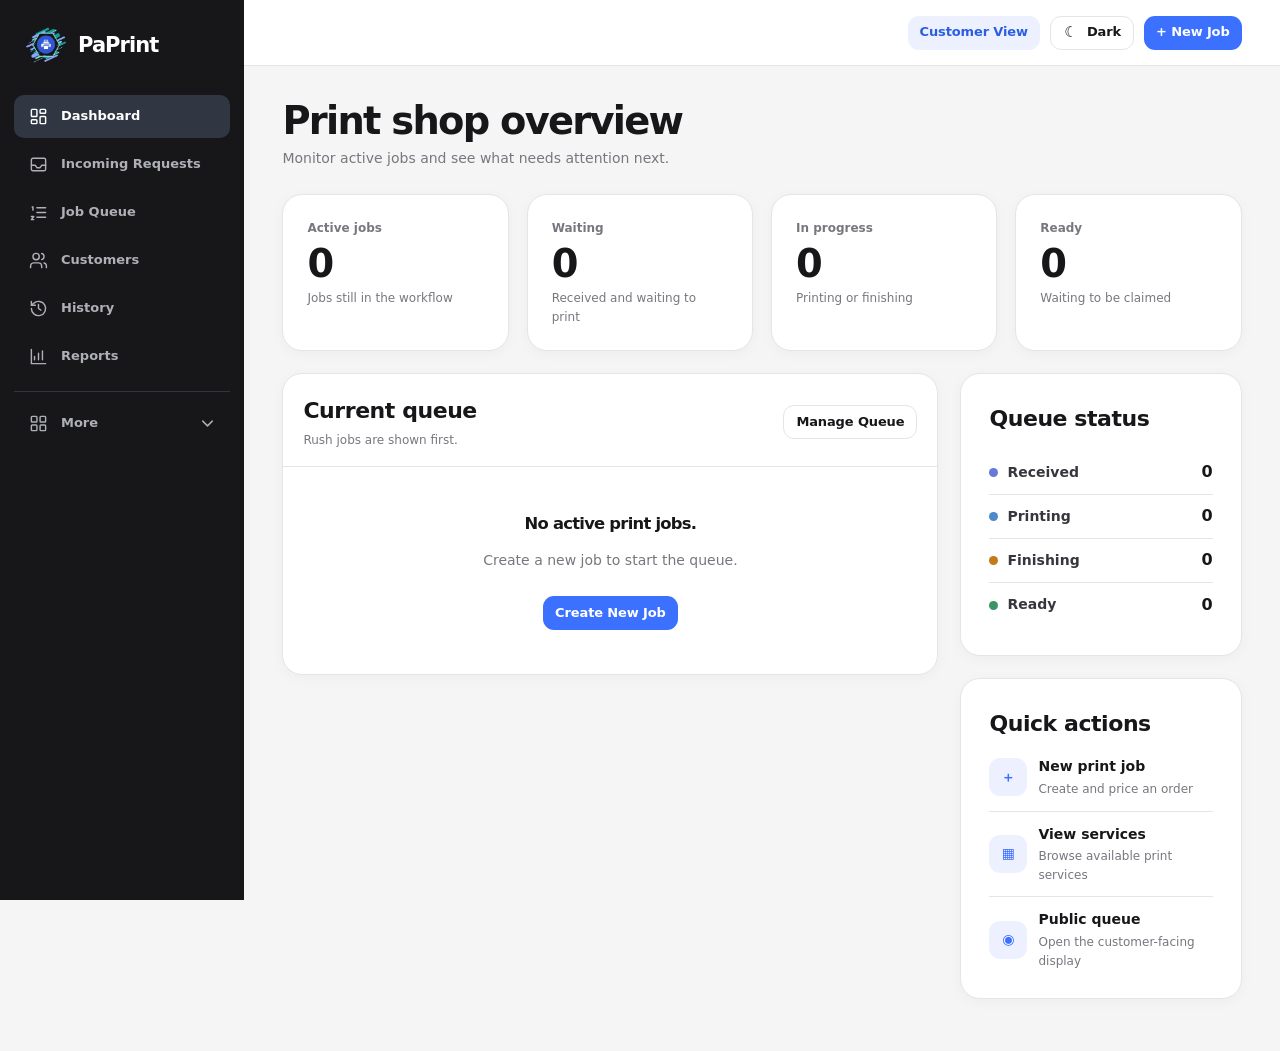
<file: index.html>
<!doctype html>
<html lang="en">
<head>
  <meta charset="utf-8">
  <meta name="viewport" content="width=device-width, initial-scale=1">
  <title>Dashboard • PaPrint</title>
  <link rel="stylesheet" href="assets/css/app.css">
  <link rel="stylesheet" href="assets/css/pages/dashboard.css">
</head>
<body>
  <div class="shell">
    <aside id="sidebar"></aside>

    <main class="main">
      <header id="topbar"></header>

      <section class="page">
        <header class="page-heading dashboard-heading">
          <div>
            <h1>Print shop overview</h1>
            <p>Monitor active jobs and see what needs attention next.</p>
          </div>
        </header>

        <section class="grid grid-4 dashboard-metrics" aria-label="Queue summary">
          <article class="card metric">
            <div class="metric-label">Active jobs</div>
            <div class="metric-value" data-metric-active>0</div>
            <div class="metric-note">Jobs still in the workflow</div>
          </article>

          <article class="card metric">
            <div class="metric-label">Waiting</div>
            <div class="metric-value" data-metric-received>0</div>
            <div class="metric-note">Received and waiting to print</div>
          </article>

          <article class="card metric">
            <div class="metric-label">In progress</div>
            <div class="metric-value" data-metric-progress>0</div>
            <div class="metric-note">Printing or finishing</div>
          </article>

          <article class="card metric">
            <div class="metric-label">Ready</div>
            <div class="metric-value" data-metric-ready>0</div>
            <div class="metric-note">Waiting to be claimed</div>
          </article>
        </section>

        <section class="dashboard-layout">
          <section class="card dashboard-queue-card">
            <div class="section-heading dashboard-section-heading">
              <div>
                <h2>Current queue</h2>
                <p class="helper">Rush jobs are shown first.</p>
              </div>
              <a class="btn btn-neutral btn-sm" href="queue.html">Manage Queue</a>
            </div>

            <div class="dashboard-queue-list" data-dashboard-queue></div>
          </section>

          <aside class="dashboard-side">
            <section class="card card-pad">
              <div class="section-heading">
                <h2>Queue status</h2>
              </div>

              <div class="status-summary">
                <div class="status-summary-row">
                  <span><span class="status-dot status-dot-received"></span>Received</span>
                  <strong data-status-received>0</strong>
                </div>
                <div class="status-summary-row">
                  <span><span class="status-dot status-dot-printing"></span>Printing</span>
                  <strong data-status-printing>0</strong>
                </div>
                <div class="status-summary-row">
                  <span><span class="status-dot status-dot-finishing"></span>Finishing</span>
                  <strong data-status-finishing>0</strong>
                </div>
                <div class="status-summary-row">
                  <span><span class="status-dot status-dot-ready"></span>Ready</span>
                  <strong data-status-ready>0</strong>
                </div>
              </div>
            </section>

            <section class="card card-pad quick-actions">
              <div class="section-heading">
                <h2>Quick actions</h2>
              </div>
              <a class="quick-action" href="new-job.html">
                <span class="quick-action-icon">＋</span>
                <span><strong>New print job</strong><small>Create and price an order</small></span>
              </a>
              <a class="quick-action" href="services.html">
                <span class="quick-action-icon">▦</span>
                <span><strong>View services</strong><small>Browse available print services</small></span>
              </a>
              <a class="quick-action" href="public-queue.html">
                <span class="quick-action-icon">◉</span>
                <span><strong>Public queue</strong><small>Open the customer-facing display</small></span>
              </a>
            </section>
          </aside>
        </section>
      </section>
    </main>
  </div>

  <script src="assets/js/core.js"></script>
  <script src="assets/js/storage.js"></script>
  <script src="assets/js/pricing.js"></script>
  <script src="assets/js/ui.js"></script>
  <script src="assets/js/pages/dashboard.js"></script>
</body>
</html>
</file>
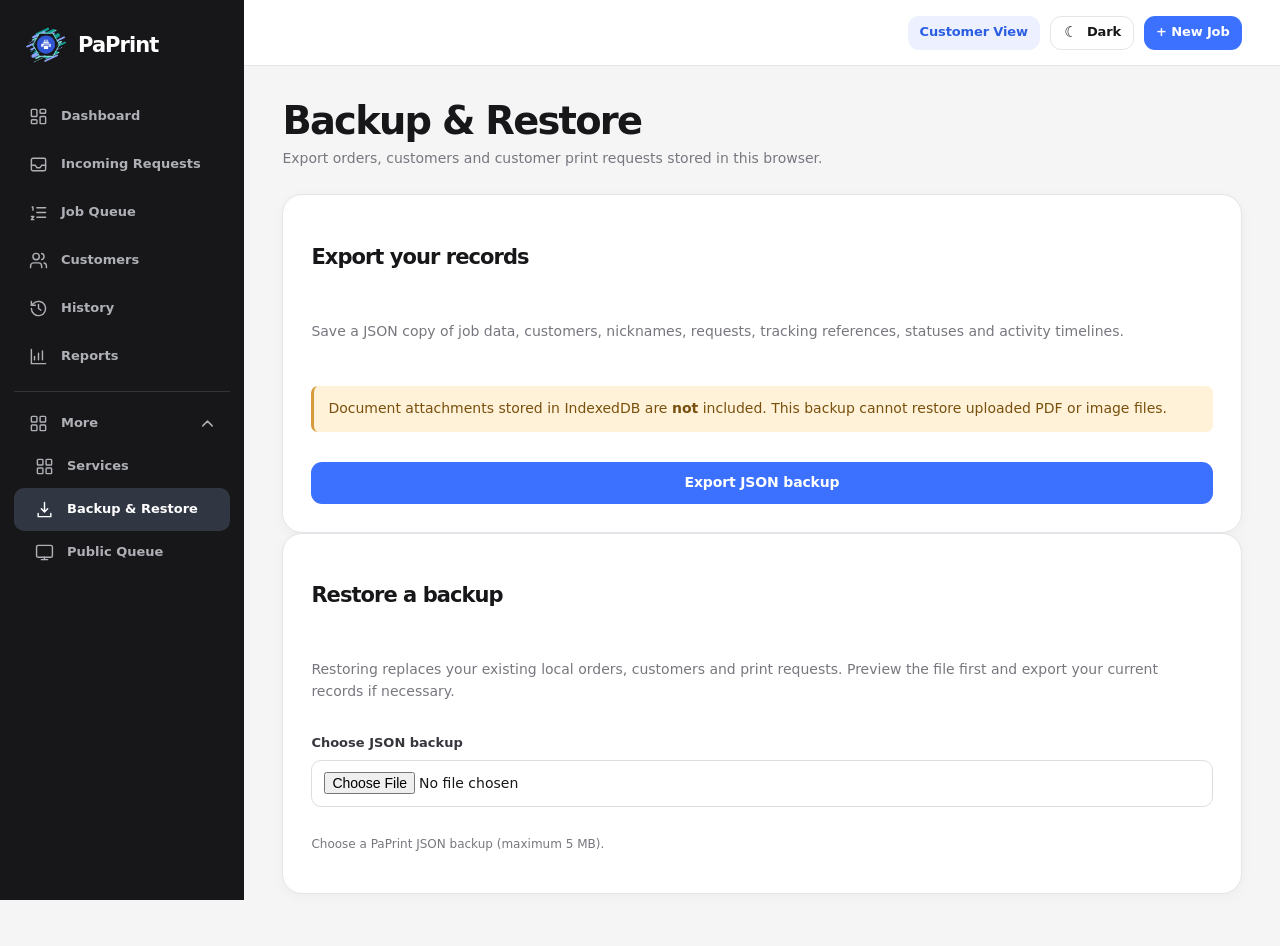
<file: backup.html>
<!doctype html>
<html lang="en">
<head>
    <meta charset="utf-8">
    <meta name="viewport" content="width=device-width, initial-scale=1">

    <title>Backup &amp; Restore • PaPrint</title>

    <link rel="stylesheet" href="assets/css/app.css">
    <link rel="stylesheet" href="assets/css/pages/backup.css">
</head>
<body>
    <div class="shell">
        <aside id="sidebar"></aside>

        <main class="main">
            <header id="topbar"></header>

            <section class="page">
                <header class="page-heading">
                    <h1>Backup &amp; Restore</h1>
                    <p>
                        Export orders, customers and customer print requests
                        stored in this browser.
                    </p>
                </header>

                <section class="card card-pad backup-section">
                    <h2>Export your records</h2>

                    <p class="muted">
                        Save a JSON copy of job data, customers, nicknames,
                        requests, tracking references, statuses and activity
                        timelines.
                    </p>

                    <p class="backup-warning">
                        Document attachments stored in IndexedDB are
                        <strong>not</strong> included. This backup cannot
                        restore uploaded PDF or image files.
                    </p>

                    <button
                        class="btn btn-primary"
                        id="exportBackup"
                        type="button"
                    >
                        Export JSON backup
                    </button>
                </section>

                <section class="card card-pad backup-section">
                    <h2>Restore a backup</h2>

                    <p class="muted">
                        Restoring replaces your existing local orders,
                        customers and print requests. Preview the file first
                        and export your current records if necessary.
                    </p>

                    <div class="field">
                        <label for="restoreFile">
                            Choose JSON backup
                        </label>

                        <input
                            class="input"
                            type="file"
                            id="restoreFile"
                            accept=".json,application/json"
                        >
                    </div>

                    <p
                        class="helper"
                        id="backupMessage"
                        role="status"
                        aria-live="polite"
                    >
                        Choose a PaPrint JSON backup (maximum 5 MB).
                    </p>

                    <section
                        class="backup-preview"
                        id="backupPreview"
                        hidden
                        aria-label="Backup preview"
                    >
                        <div class="backup-preview-heading">
                            <h3>Backup preview</h3>

                            <span
                                class="badge badge-received"
                                id="backupValidity"
                            >
                                Validated
                            </span>
                        </div>

                        <dl class="backup-stats">
                            <div>
                                <dt>Orders</dt>
                                <dd id="backupOrderCount">0</dd>
                            </div>

                            <div>
                                <dt>Customers</dt>
                                <dd id="backupCustomerCount">0</dd>
                            </div>

                            <div>
                                <dt>Print requests</dt>
                                <dd id="backupRequestCount">0</dd>
                            </div>

                            <div>
                                <dt>Walk-in orders</dt>
                                <dd id="backupWalkinCount">0</dd>
                            </div>

                            <div>
                                <dt>Exported</dt>
                                <dd id="backupDate">Not recorded</dd>
                            </div>
                        </dl>

                        <p
                            class="backup-warning"
                            id="legacyBackupWarning"
                            hidden
                        >
                            Legacy version 1 backup: does not contain customer
                            requests. Restoring it will clear currently saved
                            requests.
                        </p>

                        <p class="backup-warning">
                            Restoring will replace existing records. Uploaded
                            documents in IndexedDB are never imported by this
                            JSON backup.
                        </p>

                        <button
                            class="btn btn-danger"
                            id="restoreBackup"
                            type="button"
                        >
                            Restore this backup
                        </button>
                    </section>
                </section>
            </section>
        </main>
    </div>

    <script src="assets/js/core.js"></script>
    <script src="assets/js/storage.js"></script>
    <script src="assets/js/ui.js"></script>
    <script src="assets/js/pages/backup.js"></script>
</body>
</html>
</file>
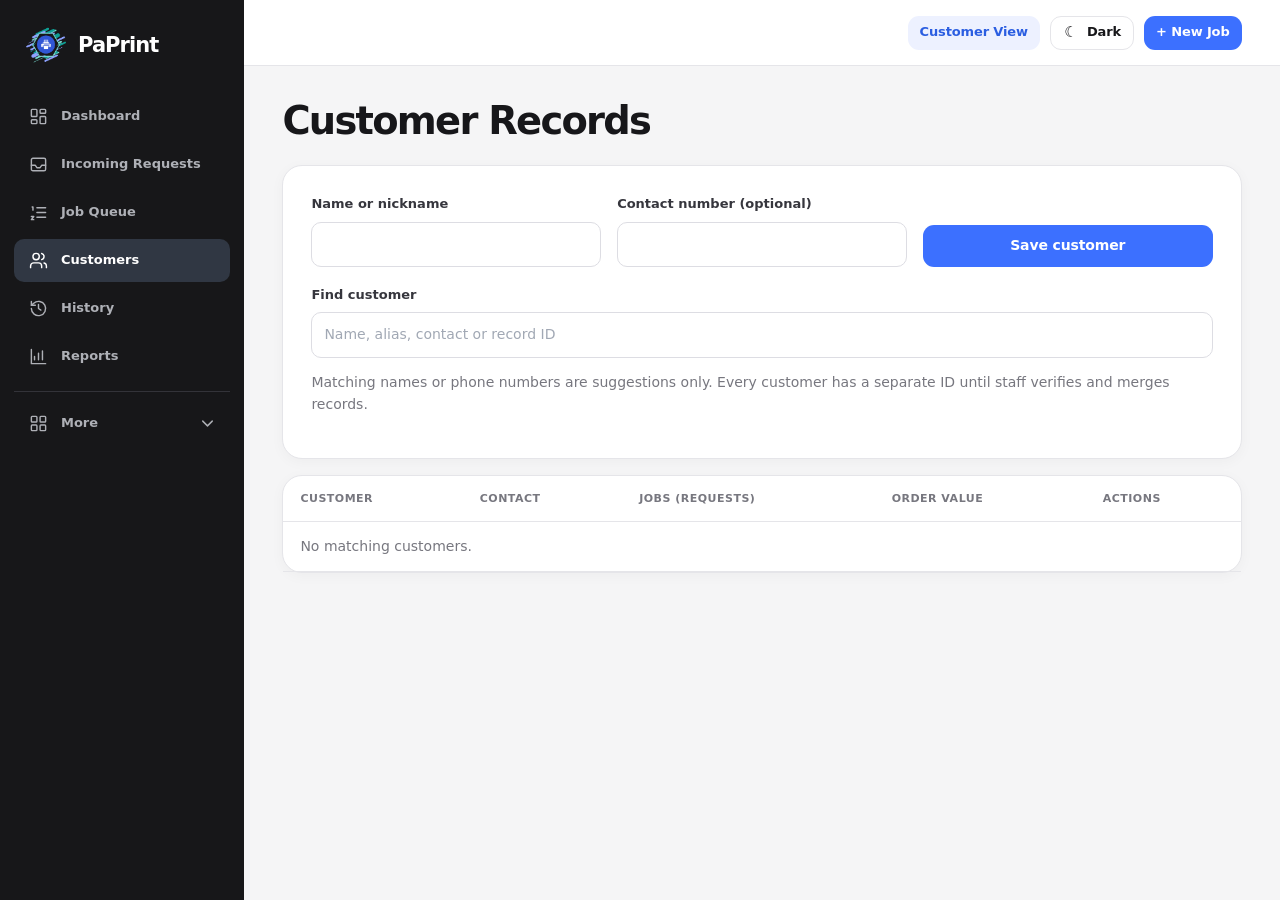
<file: customers.html>
<!doctype html>
<html lang="en">
<head>
  <meta charset="utf-8">
  <meta name="viewport" content="width=device-width,initial-scale=1">
  <title>Customers • PaPrint</title>
  <link rel="stylesheet" href="assets/css/app.css">
  <link rel="stylesheet" href="assets/css/pages/customers.css">
</head>
<body>
<div class="shell"><aside id="sidebar"></aside><main class="main"><header id="topbar"></header>
<section class="page">
  <header class="page-heading"><h1>Customer Records</h1></header>
  <section class="card card-pad">
    <form id="customerForm" class="customer-form">
      <div class="field"><label for="customerName">Name or nickname</label><input class="input" id="customerName" maxlength="100" required></div>
      <div class="field"><label for="customerContact">Contact number (optional)</label><input class="input" id="customerContact" pattern="(?:09\d{9}|\+639\d{9})"></div>
      <button class="btn btn-primary">Save customer</button>
    </form>
    <div class="field"><label for="customerSearch">Find customer</label><input class="input" id="customerSearch" type="search" placeholder="Name, alias, contact or record ID"></div>
    <p class="muted">Matching names or phone numbers are suggestions only. Every customer has a separate ID until staff verifies and merges records.</p>
  </section>
  <section class="card"><div class="table-wrap"><table class="table"><thead><tr><th>Customer</th><th>Contact</th><th>Jobs (requests)</th><th>Order value</th><th>Actions</th></tr></thead><tbody id="customerRows"></tbody></table></div></section>
  <section class="card card-pad customer-manage-panel" id="customerManagePanel" hidden aria-live="polite"></section>
  <section id="customerOrdersPanel" class="card card-pad customer-orders-panel" hidden>
    <div class="section-heading"><h2 id="customerOrdersTitle">Customer activity</h2><button class="btn btn-neutral btn-sm" type="button" id="closeCustomerOrders">Close</button></div>
    <div id="customerOrdersContent"></div>
  </section>
</section></main></div>
<script src="assets/js/core.js"></script><script src="assets/js/storage.js"></script><script src="assets/js/ui.js"></script><script src="assets/js/pages/customers.js"></script>
</body>
</html>
</file>
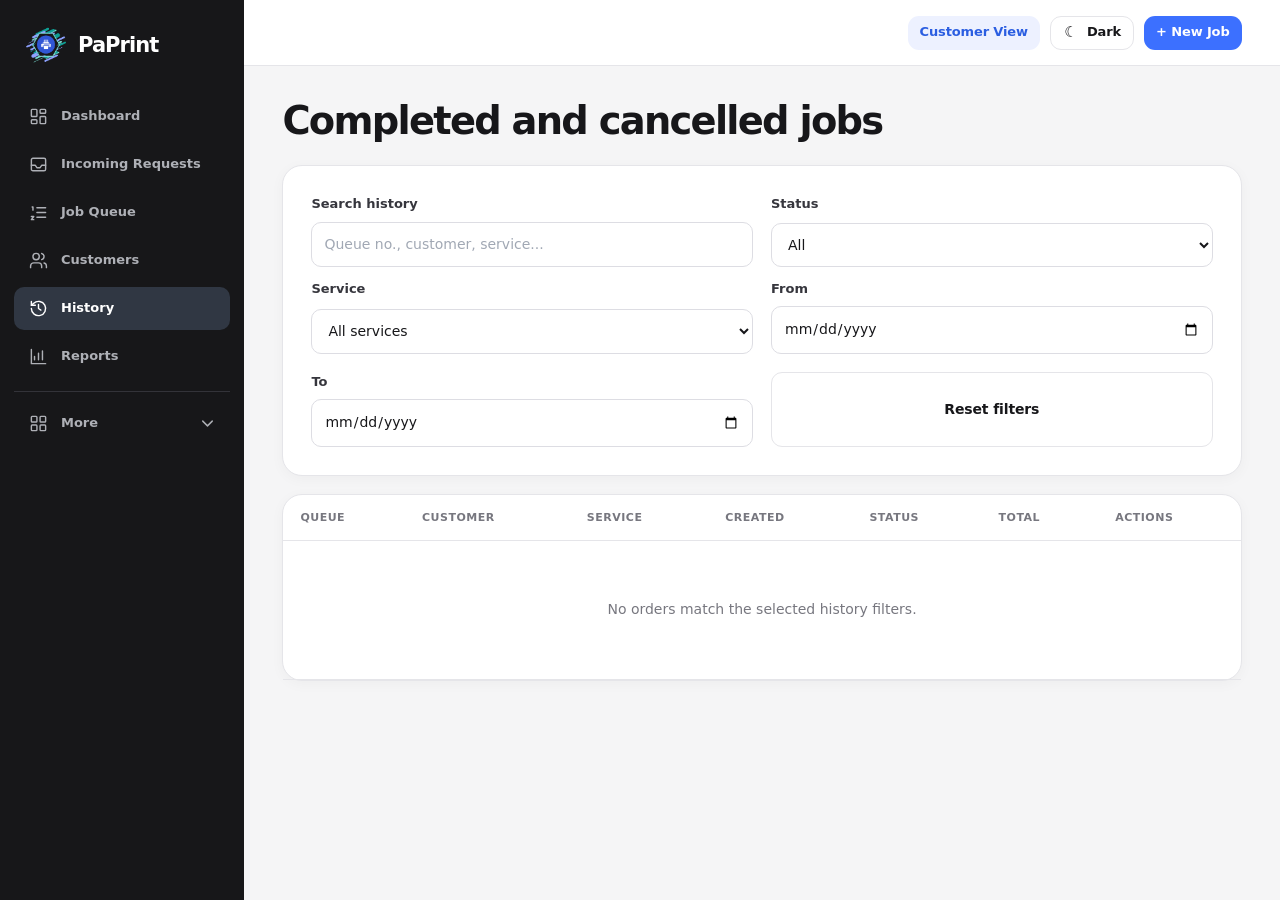
<file: history.html>
<!doctype html>
<html lang="en">
<head>
  <meta charset="utf-8">
  <meta name="viewport" content="width=device-width, initial-scale=1">
  <title>History • PaPrint</title>
  <link rel="stylesheet" href="assets/css/app.css">
  <link rel="stylesheet" href="assets/css/pages/history.css">
  <link rel="icon" type="image/svg+xml" href="assets/images/favicon.svg">
</head>
<body>
  <div class="shell">
    <aside id="sidebar"></aside>

    <main class="main">
      <header id="topbar"></header>

      <section class="page">
        <header class="page-heading">
          <h1>Completed and cancelled jobs</h1>
        </header>

        <section class="card card-pad history-toolbar">
          <div class="grid grid-2">
            <div class="field">
              <label for="historySearch">Search history</label>
              <input class="input" id="historySearch" type="search" placeholder="Queue no., customer, service...">
            </div>

            <div class="field">
              <label for="historyStatus">Status</label>
              <select id="historyStatus">
                <option value="all">All</option>
                <option value="claimed">Claimed</option>
                <option value="cancelled">Cancelled</option>
              </select>
            </div>
          </div>
          <div class="grid grid-2" style="margin-top:12px"><div class="field"><label for="historyService">Service</label><select id="historyService"><option value="all">All services</option></select></div><div class="field"><label for="historyFrom">From</label><input class="input" type="date" id="historyFrom"></div><div class="field"><label for="historyTo">To</label><input class="input" type="date" id="historyTo"></div><button class="btn btn-neutral" type="button" id="historyReset">Reset filters</button></div>
        </section>

        <section class="card">
          <div class="table-wrap">
            <table class="table">
              <thead>
                <tr>
                  <th>Queue</th>
                  <th>Customer</th>
                  <th>Service</th>
                  <th>Created</th>
                  <th>Status</th>
                  <th>Total</th><th>Actions</th>
                </tr>
              </thead>
              <tbody data-history-body></tbody>
            </table>
          </div>
        </section>
      </section>

    </main>
  </div>

  <script src="assets/js/core.js"></script>
  <script src="assets/js/storage.js"></script>
  <script src="assets/js/pricing.js"></script>
  <script src="assets/js/ui.js"></script>
  <script src="assets/js/pages/history.js"></script>
</body>
</html>
</file>
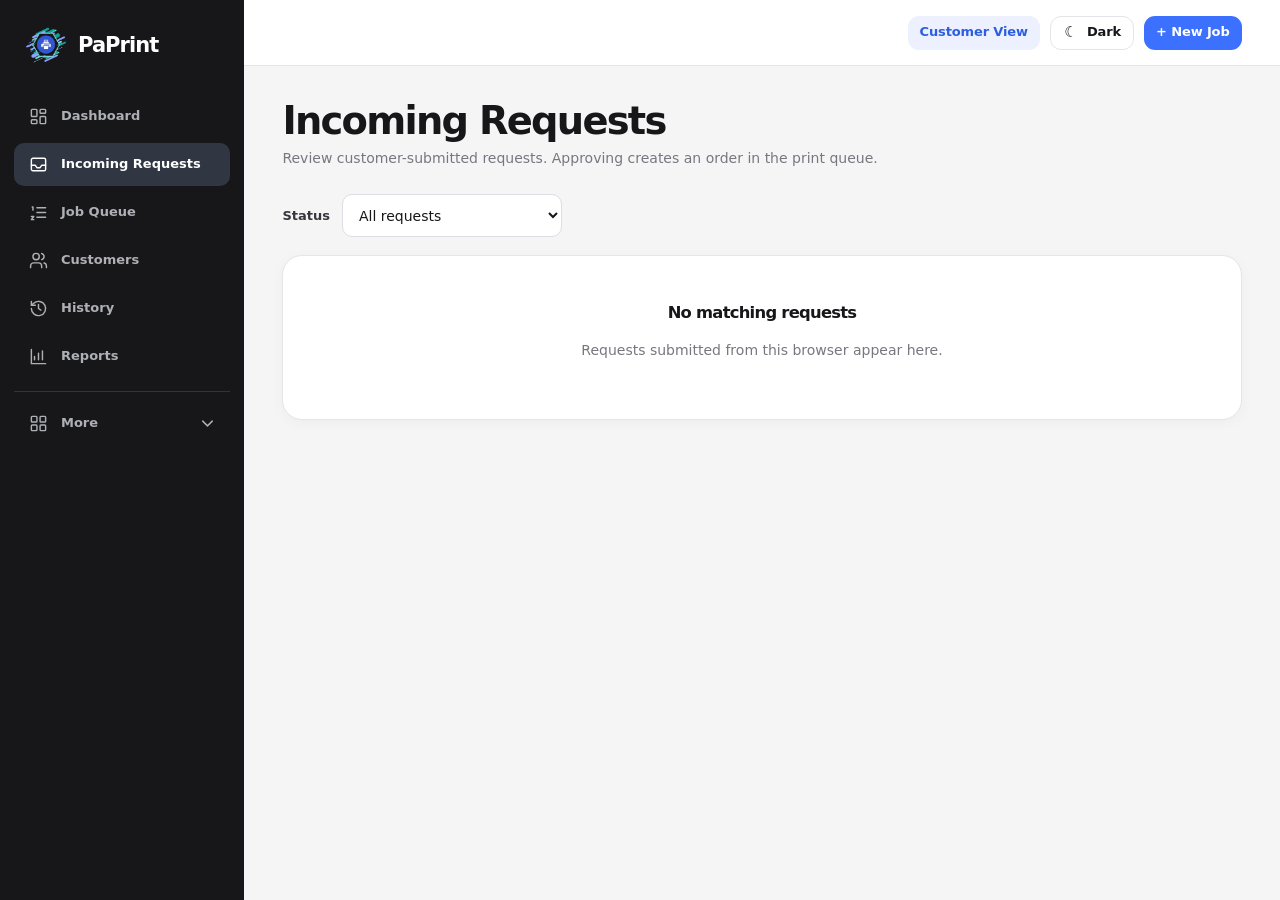
<file: incoming-requests.html>
<!doctype html><html lang="en"><head><meta charset="utf-8"><meta name="viewport" content="width=device-width,initial-scale=1"><title>Incoming Requests • PaPrint</title><link rel="stylesheet" href="assets/css/app.css"><link rel="stylesheet" href="assets/css/pages/incoming-requests.css">  <link rel="icon" type="image/svg+xml" href="assets/images/favicon.svg">
</head><body><div class="shell"><aside id="sidebar"></aside><main class="main"><header id="topbar"></header><section class="page"><header class="page-heading"><h1>Incoming Requests</h1><p>Review customer-submitted requests. Approving creates an order in the print queue.</p></header><div class="request-filter-row"><label for="requestStatusFilter">Status</label><select id="requestStatusFilter" class="input"><option value="all">All requests</option><option value="pending">Pending</option><option value="approved">Approved</option><option value="rejected">Rejected</option><option value="cancelled">Cancelled</option></select></div><div id="incomingList" class="request-card-list"></div></section></main></div><script src="assets/js/core.js"></script><script src="assets/js/storage.js"></script><script src="assets/js/pricing.js"></script><script src="assets/js/ui.js"></script><script src="assets/js/file-storage.js"></script><script src="assets/js/pages/incoming-requests.js"></script></body></html>
</file>
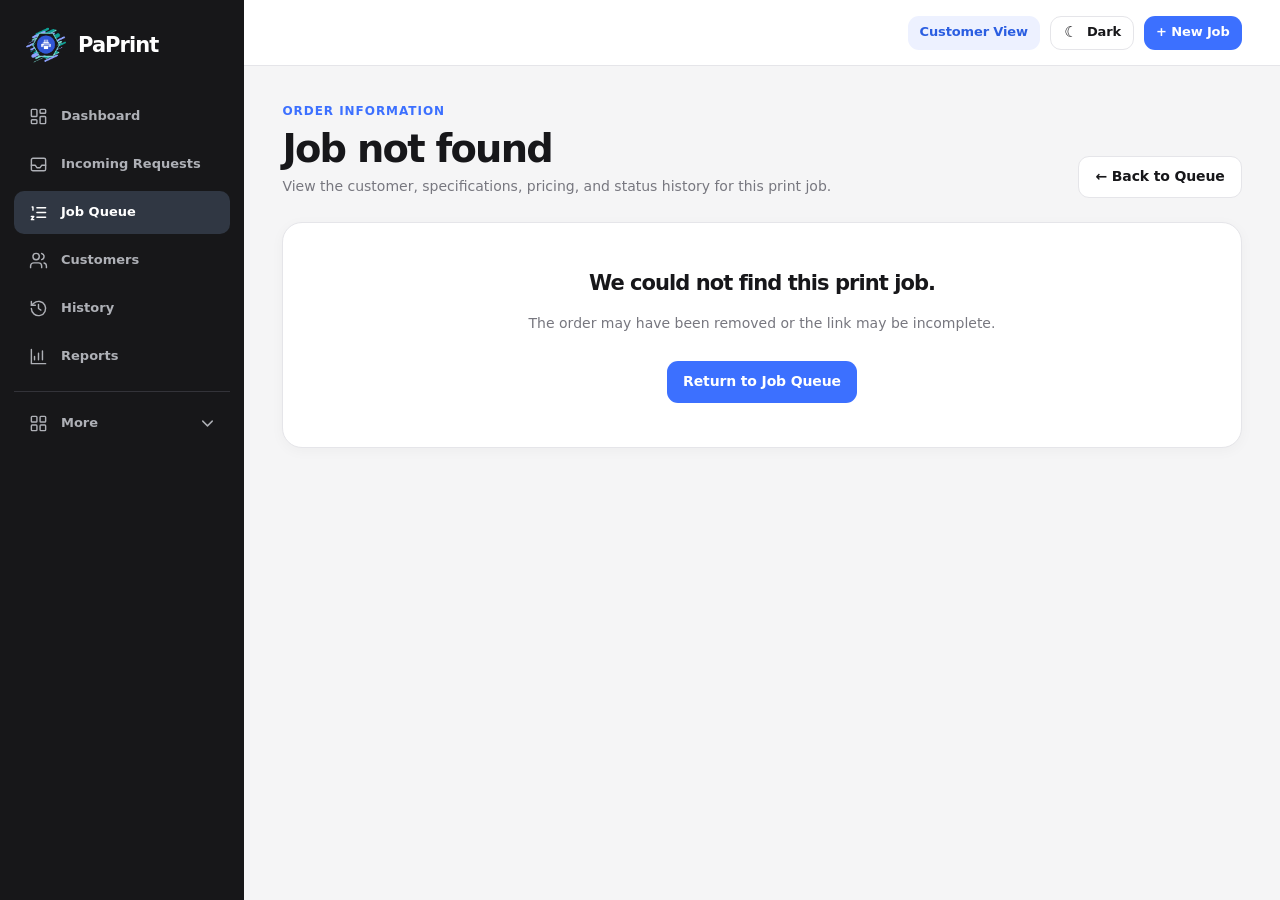
<file: job-details.html>
<!doctype html>
<html lang="en">
<head>
  <meta charset="utf-8">
  <meta name="viewport" content="width=device-width, initial-scale=1">
  <title>Job Details • PaPrint</title>
  <link rel="stylesheet" href="assets/css/app.css">
  <link rel="stylesheet" href="assets/css/pages/job-details.css">
  <link rel="icon" type="image/svg+xml" href="assets/images/favicon.svg">
</head>
<body>
  <div class="shell">
    <aside id="sidebar"></aside>

    <main class="main">
      <header id="topbar"></header>

      <section class="page">
        <header class="page-heading job-details-heading">
          <div>
            <span class="step-label">Order information</span>
            <h1 data-job-title>Job Details</h1>
            <p>View the customer, specifications, pricing, and status history for this print job.</p>
          </div>
          <a class="btn btn-neutral" href="queue.html">← Back to Queue</a>
        </header>

        <div data-job-details-host></div>
      </section>
    </main>
  </div>

  <script src="assets/js/core.js"></script>
  <script src="assets/js/storage.js"></script>
  <script src="assets/js/pricing.js"></script>
  <script src="assets/js/ui.js"></script>
  <script src="assets/js/pages/job-details.js"></script>
</body>
</html>
</file>
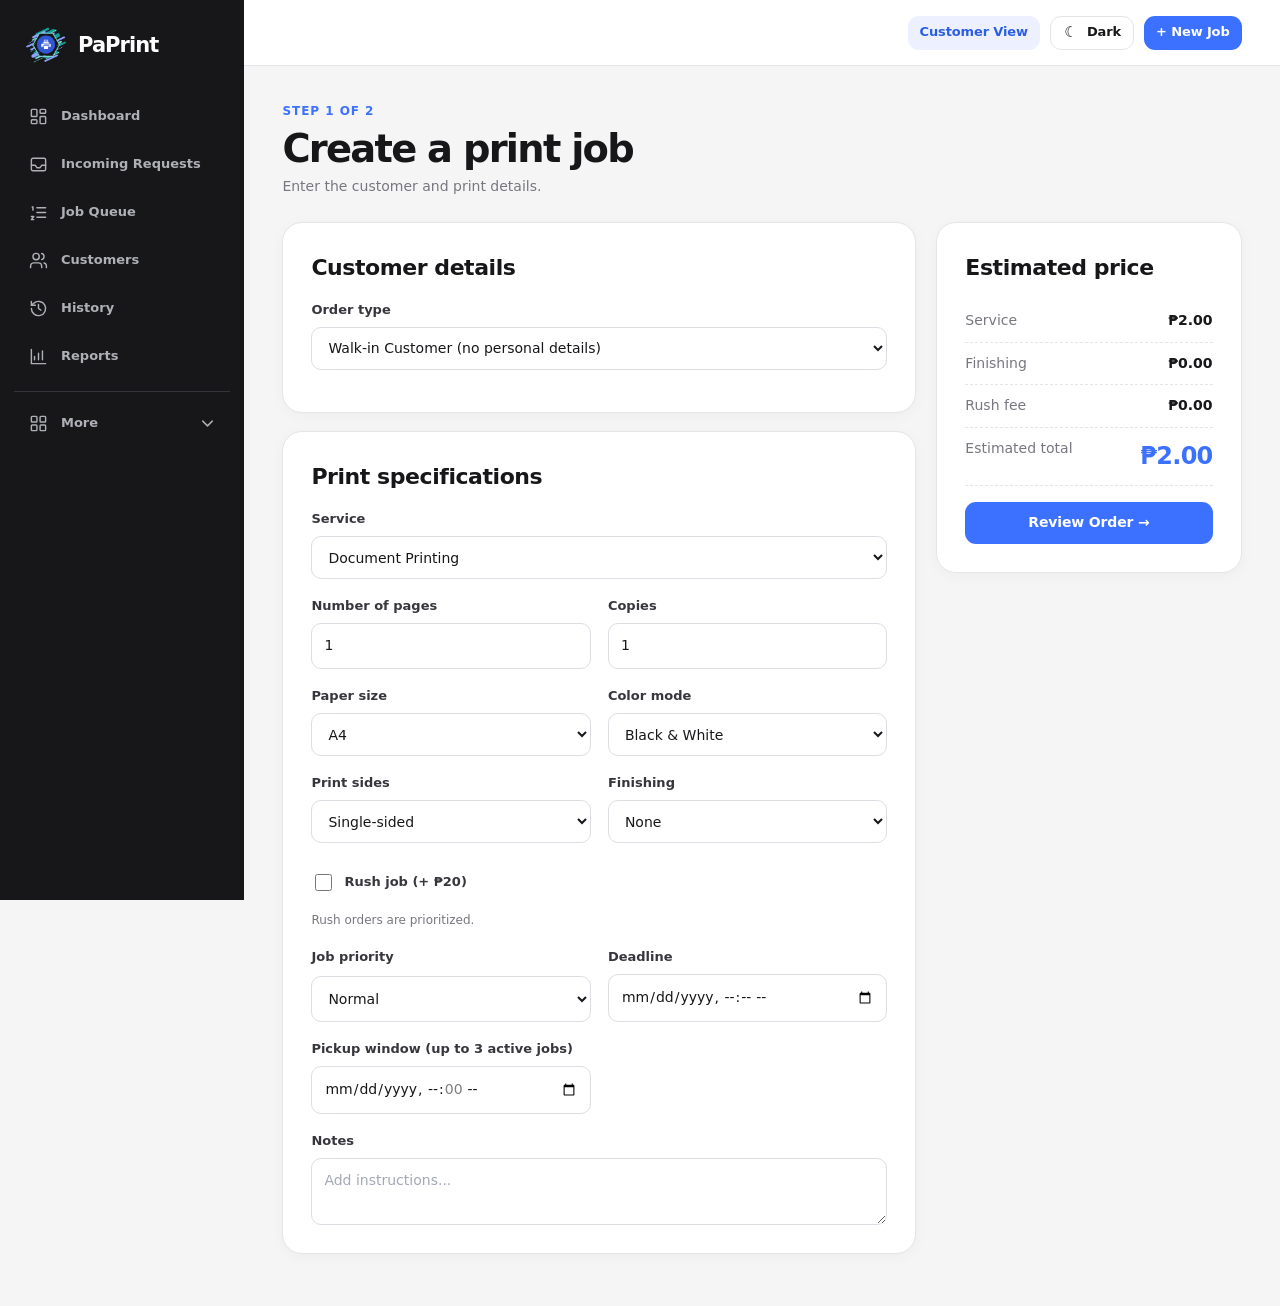
<file: new-job.html>
<!doctype html>
<html lang="en">
<head>
  <meta charset="utf-8">
  <meta name="viewport" content="width=device-width, initial-scale=1">
  <title>New Print Job • PaPrint</title>
  <link rel="stylesheet" href="assets/css/app.css">
  <link rel="stylesheet" href="assets/css/pages/new-job.css">
  <link rel="icon" type="image/svg+xml" href="assets/images/favicon.svg">
</head>
<body>
  <div class="shell">
    <aside id="sidebar"></aside>

    <main class="main">
      <header id="topbar"></header>

      <section class="page">
        <header class="page-heading">
          <span class="step-label">Step 1 of 2</span>
          <h1>Create a print job</h1>
          <p>Enter the customer and print details.</p>
        </header>

        <form id="jobForm" class="job-layout" novalidate>
          <div class="job-sections">
            <section class="card card-pad">
              <div class="section-heading">
                <h2>Customer details</h2>
              </div>

              <div class="field" style="margin-bottom:14px">
                <label for="customerType">Order type</label>
                <select class="input" id="customerType"><option value="walkin">Walk-in Customer (no personal details)</option><option value="existing">Existing Customer</option><option value="named">New Named Customer</option></select>
              </div>
              <div class="field" id="existingCustomerFields" hidden style="margin-bottom:14px"><label for="existingCustomerId">Choose registered customer</label><select class="input" id="existingCustomerId"><option value="">Select a customer</option></select><p class="helper">Customers with identical names are distinguished by contact details and a record reference.</p></div><div class="form-grid" id="namedCustomerFields" hidden>
                <div class="field">
                  <label for="customerName">Customer name</label>
                  <input class="input" id="customerName" type="text" autocomplete="name" placeholder="e.g. Sophia Laforteza">
                  <div id="customerSuggestions" class="customer-suggestions" hidden aria-live="polite"></div>
                </div>

                <div class="field">
                  <label for="contact">Contact number (optional)</label>
                  <input class="input" id="contact" type="tel" inputmode="tel" placeholder="09xx xxx xxxx">
                </div>
                <div class="field" style="grid-column:1 / -1"><label><input type="checkbox" id="saveCustomer"> Save customer for future orders</label></div>
              </div>
            </section>

            <section class="card card-pad">
              <div class="section-heading">
                <h2>Print specifications</h2>
              </div>

              <div class="form-grid" style="margin-bottom:17px">
                <div class="field field-full">
                  <label for="service">Service</label>
                  <select id="service" required></select>
                </div>
              </div>

              <div class="service-fields" id="serviceFields"></div>

              <div class="form-grid" style="margin-top:17px">
                <div class="field field-full">
                  <label class="check-row" for="rush">
                    <input id="rush" type="checkbox">
                    Rush job (+ ₱20)
                  </label>
                  <div class="helper">Rush orders are prioritized.</div>
                </div>

                <div class="field"><label for="priority">Job priority</label><select id="priority"><option value="normal">Normal</option><option value="high">High</option><option value="rush">Rush</option></select></div>
                <div class="field"><label for="deadline">Deadline</label><input class="input" id="deadline" type="datetime-local"></div>
                <div class="field"><label for="pickupSlot">Pickup window (up to 3 active jobs)</label><input class="input" id="pickupSlot" type="datetime-local" step="3600"></div>
                <div class="field field-full">
                  <label for="notes">Notes</label>
                  <textarea id="notes" placeholder="Add instructions..."></textarea>
                </div>
              </div>
            </section>
          </div>

          <aside class="card card-pad price-card">
            <div class="section-heading">
              <h2>Estimated price</h2>
            </div>

            <div class="summary-row">
              <span>Service</span>
              <strong data-base-price>₱0.00</strong>
            </div>

            <div class="summary-row">
              <span>Finishing</span>
              <strong data-finishing-fee>₱0.00</strong>
            </div>

            <div class="summary-row">
              <span>Rush fee</span>
              <strong data-rush-fee>₱0.00</strong>
            </div>

            <div class="summary-row">
              <span>Estimated total</span>
              <strong class="total" data-total>₱0.00</strong>
            </div>

            <button class="btn btn-primary" type="submit" style="width:100%;margin-top:16px">
              Review Order →
            </button>
          </aside>
        </form>
      </section>

    </main>
  </div>

  <script src="assets/js/core.js"></script>
  <script src="assets/js/storage.js"></script>
  <script src="assets/js/pricing.js"></script>
  <script src="assets/js/ui.js"></script>
  <script src="assets/js/pages/new-job.js"></script>
</body>
</html>
</file>
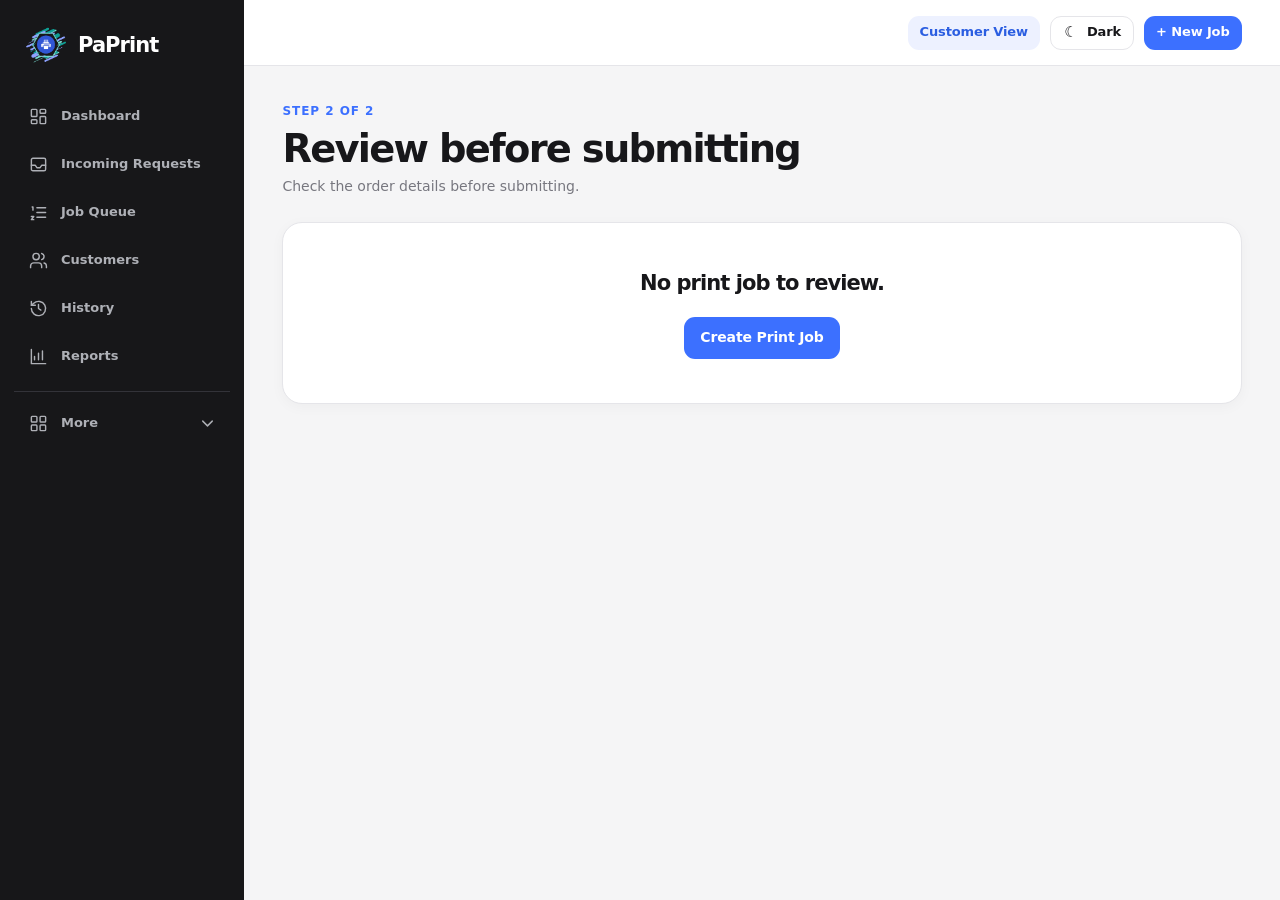
<file: order-review.html>
<!doctype html>
<html lang="en">
<head>
  <meta charset="utf-8">
  <meta name="viewport" content="width=device-width, initial-scale=1">
  <title>Order Review • PaPrint</title>
  <link rel="stylesheet" href="assets/css/app.css">
  <link rel="stylesheet" href="assets/css/pages/order-review.css">
  <link rel="icon" type="image/svg+xml" href="assets/images/favicon.svg">
</head>
<body>
  <div class="shell">
    <aside id="sidebar"></aside>

    <main class="main">
      <header id="topbar"></header>

      <section class="page">
        <header class="page-heading">
          <span class="step-label">Step 2 of 2</span>
          <h1>Review before submitting</h1>
          <p>Check the order details before submitting.</p>
        </header>

        <div data-review-host></div>
      </section>

    </main>
  </div>

  <script src="assets/js/core.js"></script>
  <script src="assets/js/storage.js"></script>
  <script src="assets/js/pricing.js"></script>
  <script src="assets/js/ui.js"></script>
  <script src="assets/js/pages/order-review.js"></script>
</body>
</html>
</file>
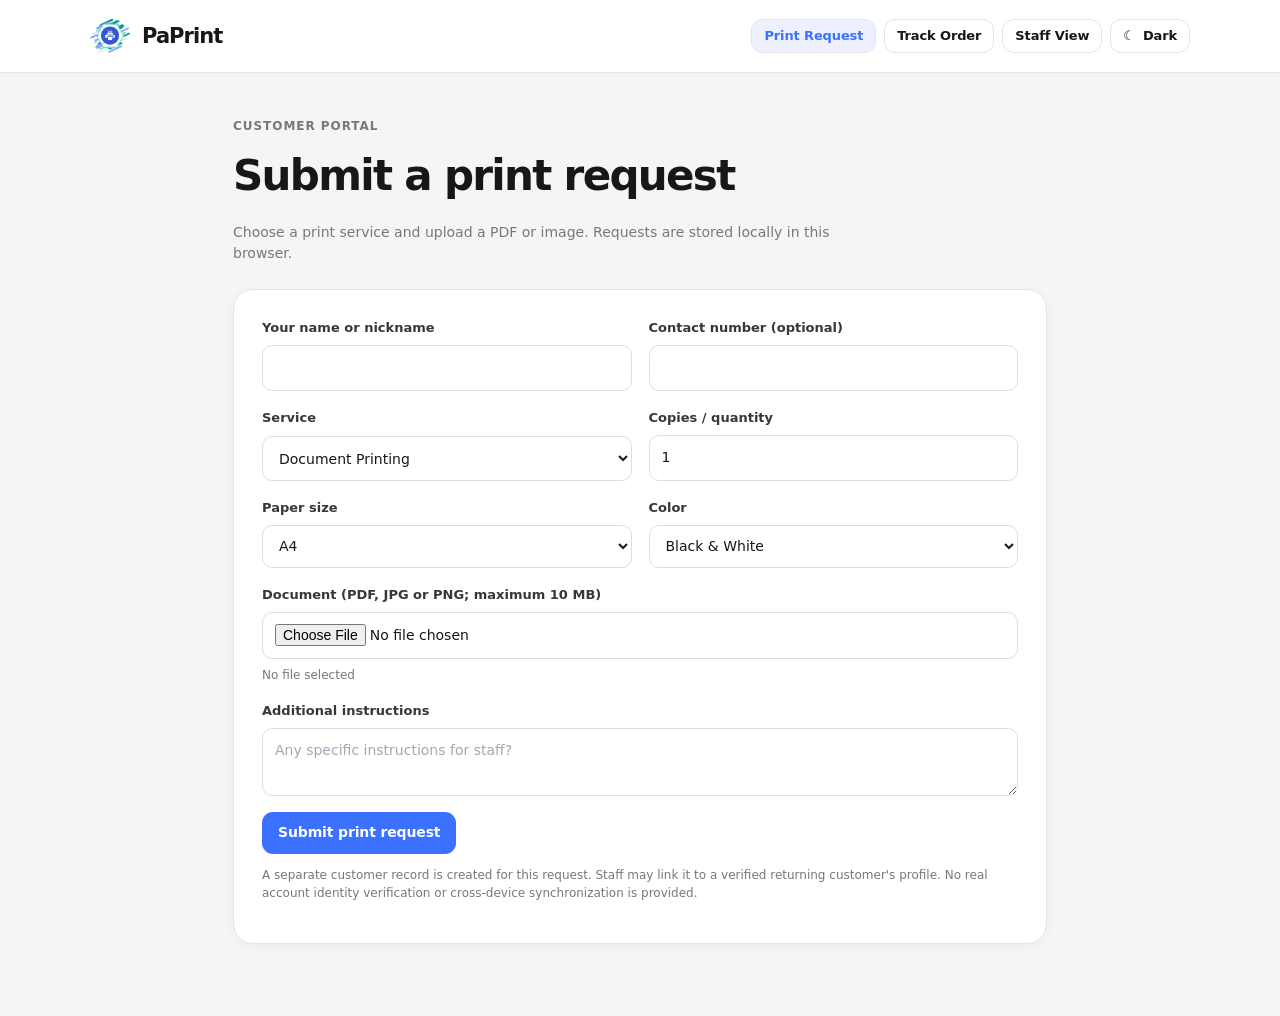
<file: print-request.html>
<!doctype html>
<html lang="en"><head><meta charset="utf-8"><meta name="viewport" content="width=device-width,initial-scale=1"><title>Submit Print Request • PaPrint</title>
<link rel="stylesheet" href="assets/css/app.css"><link rel="stylesheet" href="assets/css/pages/customer-portal.css"></head>
<body><div class="customer-shell"><header id="customerNav"></header><main class="customer-main">
<section class="customer-hero"><p class="step-label">Customer portal</p><h1>Submit a print request</h1><p>Choose a print service and upload a PDF or image. Requests are stored locally in this browser.</p></section>
<form id="requestForm" class="card card-pad"><div class="form-grid">
<div class="field"><label for="requestName">Your name or nickname</label><input id="requestName" class="input" required maxlength="100"></div>
<div class="field"><label for="requestContact">Contact number (optional)</label><input id="requestContact" class="input" maxlength="30"></div>
<div class="field"><label for="requestService">Service</label><select id="requestService" required></select></div>
<div class="field"><label for="requestCopies">Copies / quantity</label><input id="requestCopies" class="input" type="number" min="1" max="1000" value="1" required></div>
<div class="field"><label for="requestPaper">Paper size</label><select id="requestPaper"><option>A4</option><option>Short</option><option>Long</option><option>Legal</option></select></div>
<div class="field"><label for="requestColor">Color</label><select id="requestColor"><option value="bw">Black &amp; White</option><option value="color">Color</option></select></div>
<div class="field field-full"><label for="requestFile">Document (PDF, JPG or PNG; maximum 10 MB)</label><input class="input" id="requestFile" type="file" accept=".pdf,.jpg,.jpeg,.png,application/pdf,image/jpeg,image/png" required><div id="requestFileInfo" class="helper">No file selected</div></div>
<div class="field field-full"><label for="requestNotes">Additional instructions</label><textarea id="requestNotes" maxlength="1000" placeholder="Any specific instructions for staff?"></textarea></div>
</div><button class="btn btn-primary" type="submit" id="submitRequest">Submit print request</button><p class="helper">A separate customer record is created for this request. Staff may link it to a verified returning customer's profile. No real account identity verification or cross-device synchronization is provided.</p></form>
<section id="requestSuccess" class="card card-pad" hidden aria-live="polite"></section></main></div>
<script src="assets/js/core.js"></script><script src="assets/js/storage.js"></script><script src="assets/js/ui.js"></script><script src="assets/js/file-storage.js"></script><script src="assets/js/pages/print-request.js"></script>
</body></html>
</file>
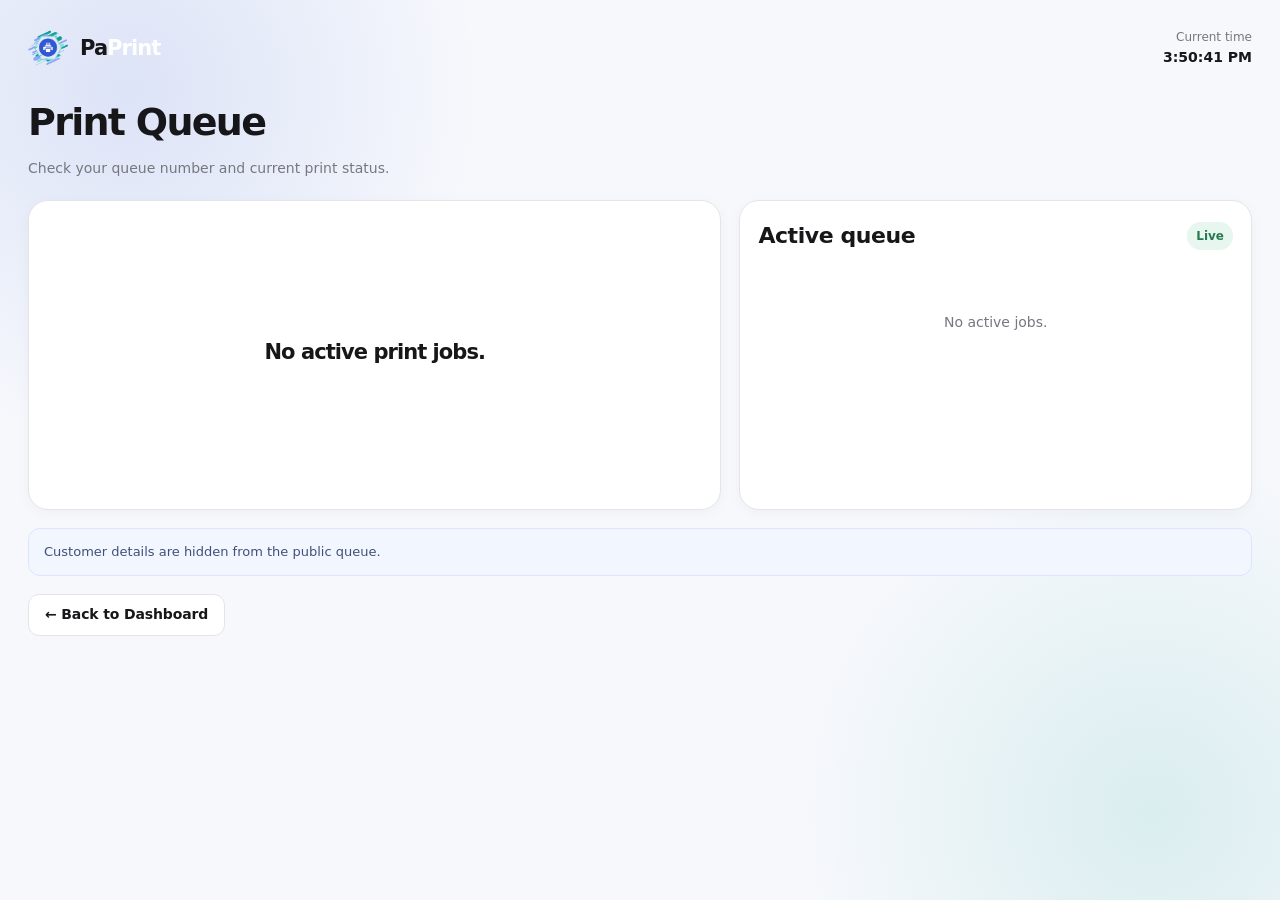
<file: public-queue.html>
<!doctype html>
<html lang="en">
<head>
  <meta charset="utf-8">
  <meta name="viewport" content="width=device-width, initial-scale=1">
  <title>Public Queue • PaPrint</title>
  <link rel="stylesheet" href="assets/css/app.css">
  <link rel="stylesheet" href="assets/css/pages/public-queue.css">
  <link rel="icon" type="image/svg+xml" href="assets/images/favicon.svg">
</head>
<body>
  <main class="public-shell">
    <header class="public-header">
      <a class="brand public-brand" href="index.html">
        <img class="brand-logo" src="assets/images/logo.png" alt="">
        <span class="brand-name">Pa<span>Print</span></span>
      </a>

      <div style="text-align:right">
        <div class="helper">Current time</div>
        <strong data-clock></strong>
      </div>
    </header>

    <section class="public-heading">
      <h1>Print Queue</h1>
      <p>Check your queue number and current print status.</p>
    </section>

    <section class="public-board">
      <article class="card now-serving" data-now-serving></article>

      <article class="card public-list">
        <div class="section-heading">
          <h2>Active queue</h2>
          <span class="badge badge-ready">Live</span>
        </div>

        <div data-public-list></div>
      </article>
    </section>

    <div class="notice public-note">
      Customer details are hidden from the public queue.
    </div>

    <div class="public-back">
      <a class="btn btn-neutral" href="index.html">← Back to Dashboard</a>
    </div>
  </main>

  <script src="assets/js/core.js"></script>
  <script src="assets/js/storage.js"></script>
  <script src="assets/js/ui.js"></script>
  <script src="assets/js/pages/public-queue.js"></script>
</body>
</html>
</file>
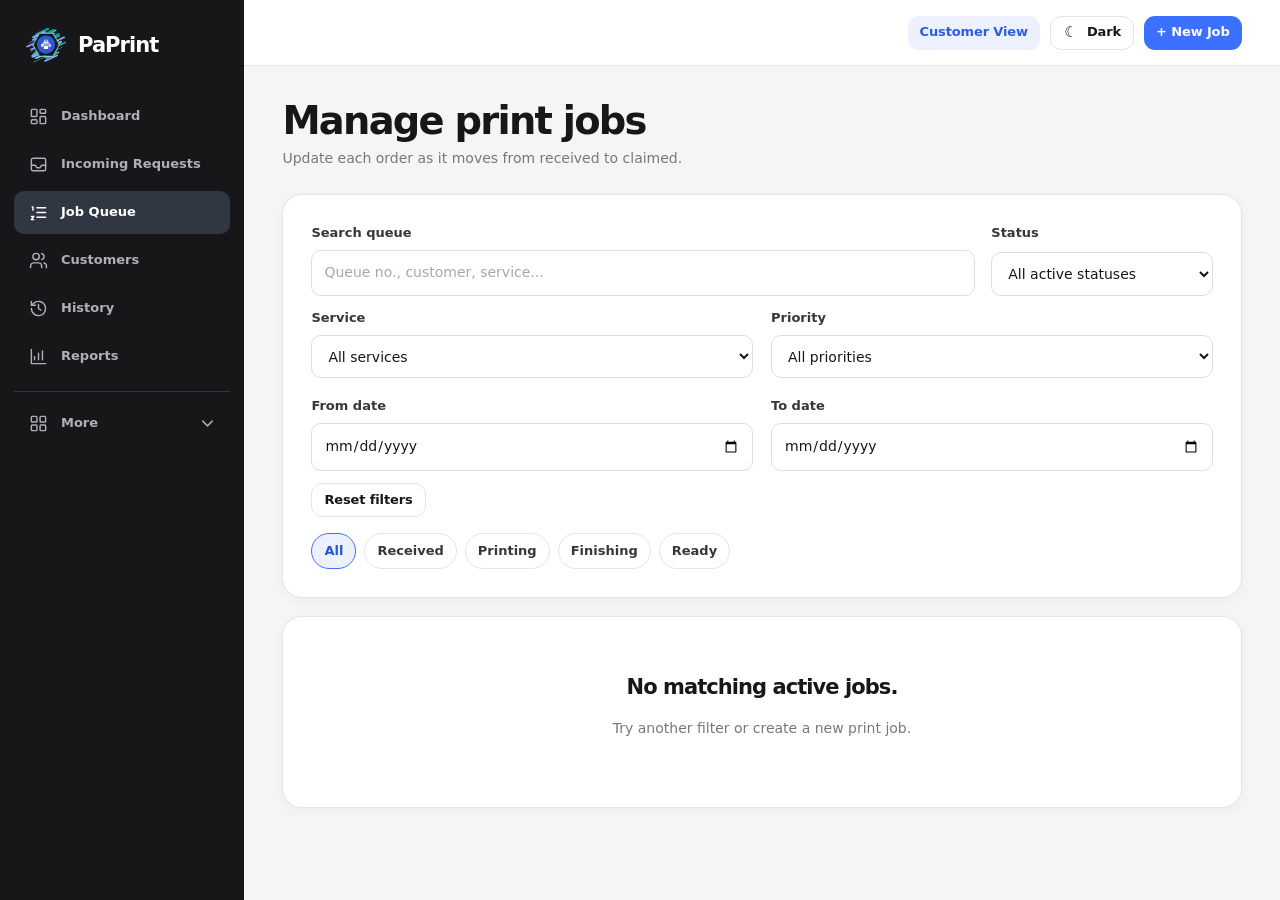
<file: queue.html>
<!doctype html>
<html lang="en">
<head>
  <meta charset="utf-8">
  <meta name="viewport" content="width=device-width, initial-scale=1">
  <title>Job Queue • PaPrint</title>
  <link rel="stylesheet" href="assets/css/app.css">
  <link rel="stylesheet" href="assets/css/pages/queue.css">
  <link rel="icon" type="image/svg+xml" href="assets/images/favicon.svg">
</head>
<body>
  <div class="shell">
    <aside id="sidebar"></aside>

    <main class="main">
      <header id="topbar"></header>

      <section class="page">
        <header class="page-heading queue-heading">
          <div>
            <h1>Manage print jobs</h1>
            <p>Update each order as it moves from received to claimed.</p>
          </div>
        </header>

        <div class="notice notice-success queue-created-notice" data-created-notice hidden></div>

        <section class="card card-pad queue-toolbar">
          <div class="queue-toolbar-grid">
            <div class="field">
              <label for="queueSearch">Search queue</label>
              <input class="input" id="queueSearch" type="search" placeholder="Queue no., customer, service...">
            </div>

            <div class="field">
              <label for="queueStatus">Status</label>
              <select id="queueStatus">
                <option value="all">All active statuses</option>
                <option value="received">Received</option>
                <option value="printing">Printing</option>
                <option value="finishing">Finishing</option>
                <option value="ready">Ready</option>
              </select>
            </div>
          </div>

          <div class="grid grid-2" style="margin-top:12px">
            <div class="field"><label for="queueService">Service</label><select id="queueService"><option value="all">All services</option></select></div>
            <div class="field"><label for="queuePriority">Priority</label><select id="queuePriority"><option value="all">All priorities</option><option value="rush">Rush</option><option value="high">High</option><option value="normal">Normal</option></select></div>
            <div class="field"><label for="queueFrom">From date</label><input class="input" id="queueFrom" type="date"></div>
            <div class="field"><label for="queueTo">To date</label><input class="input" id="queueTo" type="date"></div>
          </div><button type="button" class="btn btn-neutral btn-sm" id="queueReset" style="margin-top:12px">Reset filters</button>
          <div class="queue-filter-row" aria-label="Quick queue filters">
            <button class="chip active" type="button" data-queue-filter="all">All</button>
            <button class="chip" type="button" data-queue-filter="received">Received</button>
            <button class="chip" type="button" data-queue-filter="printing">Printing</button>
            <button class="chip" type="button" data-queue-filter="finishing">Finishing</button>
            <button class="chip" type="button" data-queue-filter="ready">Ready</button>
          </div>
        </section>

        <section class="card queue-table-card">
          <div class="queue-list" data-queue-list></div>
        </section>
      </section>
    </main>
  </div>

  <script src="assets/js/core.js"></script>
  <script src="assets/js/storage.js"></script>
  <script src="assets/js/pricing.js"></script>
  <script src="assets/js/ui.js"></script>
  <script src="assets/js/pages/queue.js"></script>
</body>
</html>
</file>
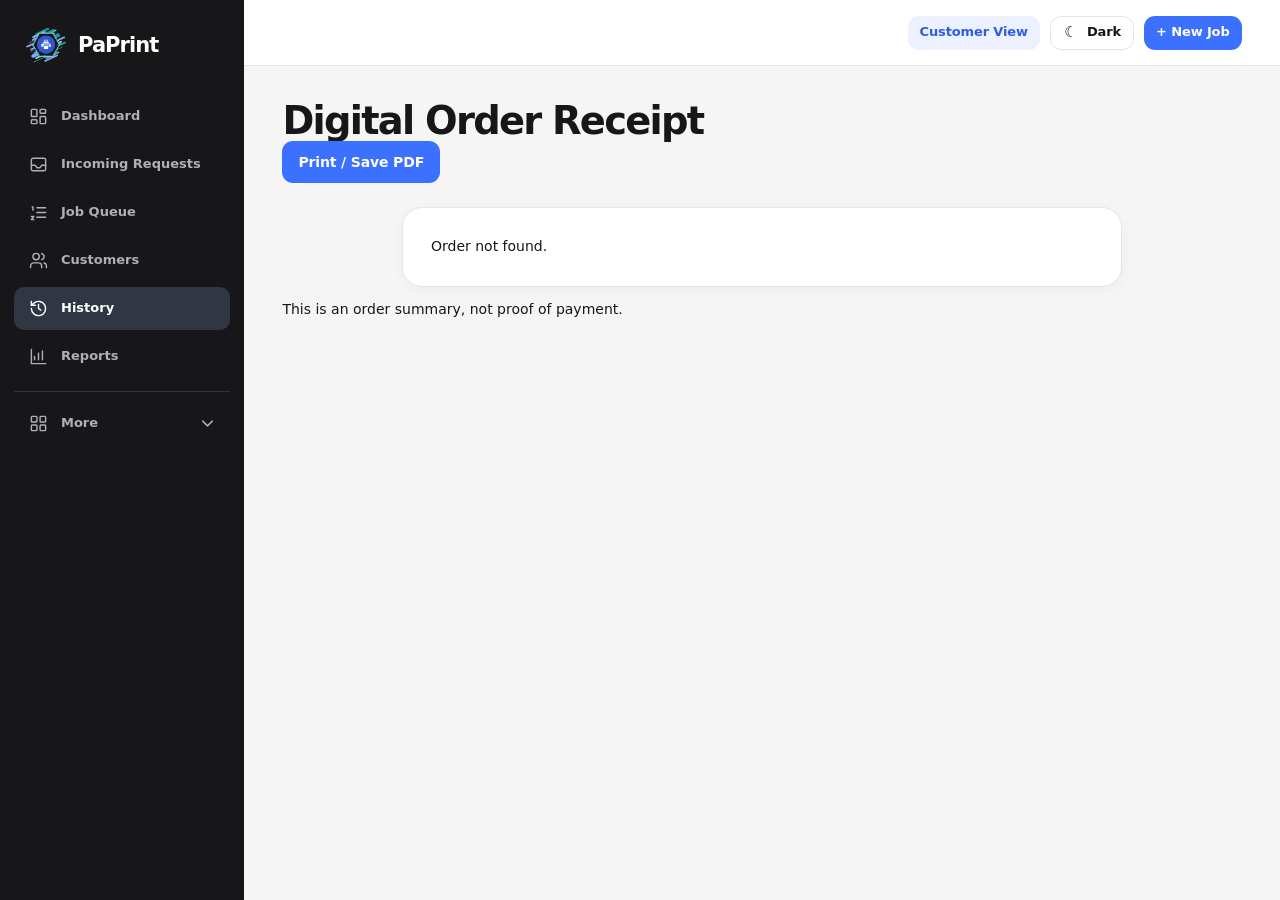
<file: receipt.html>
<!doctype html><html lang="en"><head><meta charset="utf-8"><meta name="viewport" content="width=device-width,initial-scale=1"><title>Order Receipt • PaPrint</title><link rel="stylesheet" href="assets/css/app.css"><link rel="stylesheet" href="assets/css/pages/receipt.css">  <link rel="icon" type="image/svg+xml" href="assets/images/favicon.svg">
</head><body><div class="shell"><aside id="sidebar"></aside><main class="main"><header id="topbar"></header><section class="page"><div class="page-heading"><h1>Digital Order Receipt</h1><button id="printReceipt" class="btn btn-primary" type="button">Print / Save PDF</button></div><section class="card card-pad" id="receiptContent"></section><p style="margin-top:12px">This is an order summary, not proof of payment.</p></section></main></div><script src="assets/js/core.js"></script><script src="assets/js/storage.js"></script><script src="assets/js/ui.js"></script><script src="assets/js/pages/receipt.js"></script></body></html>
</file>
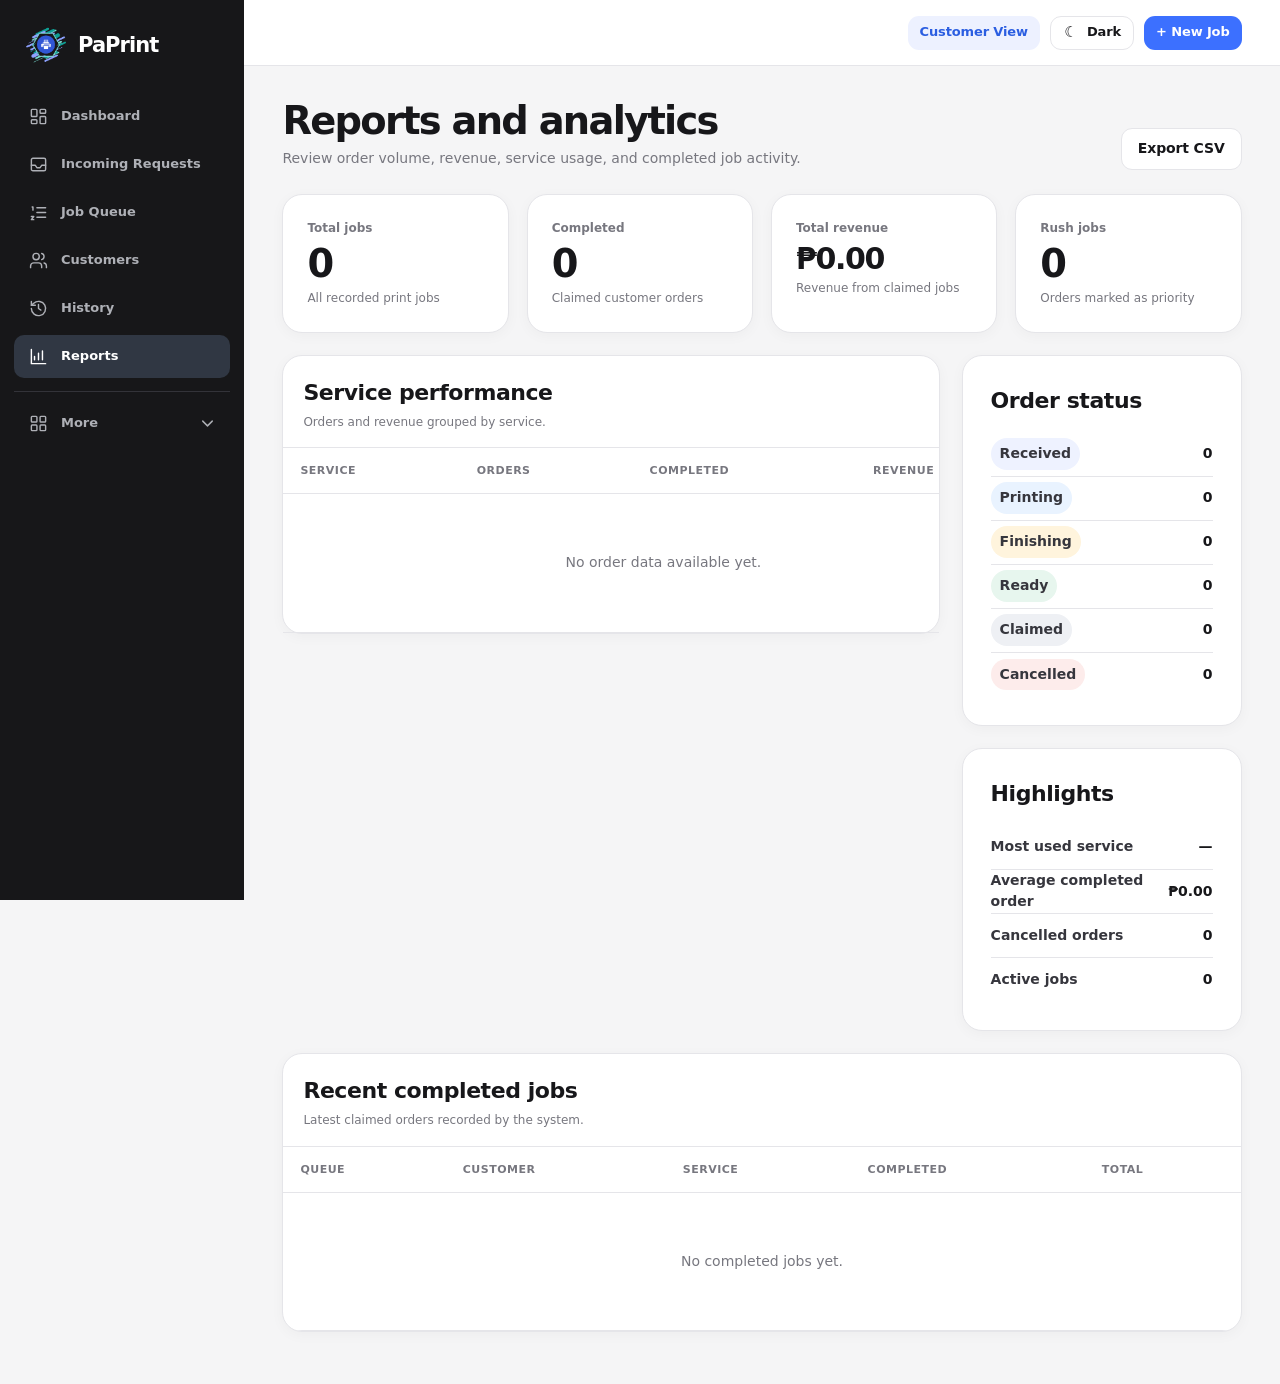
<file: reports.html>
<!doctype html>
<html lang="en">
<head>
  <meta charset="utf-8">
  <meta name="viewport" content="width=device-width, initial-scale=1">
  <title>Reports • PaPrint</title>
  <link rel="stylesheet" href="assets/css/app.css">
  <link rel="stylesheet" href="assets/css/pages/reports.css">
  <link rel="icon" type="image/svg+xml" href="assets/images/favicon.svg">
</head>
<body>
  <div class="shell">
    <aside id="sidebar"></aside>

    <main class="main">
      <header id="topbar"></header>

      <section class="page">
        <header class="page-heading reports-heading">
          <div>
            <h1>Reports and analytics</h1>
            <p>Review order volume, revenue, service usage, and completed job activity.</p>
          </div>
          <button class="btn btn-neutral" type="button" data-export-report>Export CSV</button>
        </header>

        <section class="grid grid-4 reports-metrics" aria-label="Report summary">
          <article class="card metric">
            <div class="metric-label">Total jobs</div>
            <div class="metric-value" data-report-total-jobs>0</div>
            <div class="metric-note">All recorded print jobs</div>
          </article>

          <article class="card metric">
            <div class="metric-label">Completed</div>
            <div class="metric-value" data-report-completed>0</div>
            <div class="metric-note">Claimed customer orders</div>
          </article>

          <article class="card metric">
            <div class="metric-label">Total revenue</div>
            <div class="metric-value metric-money" data-report-revenue>₱0.00</div>
            <div class="metric-note">Revenue from claimed jobs</div>
          </article>

          <article class="card metric">
            <div class="metric-label">Rush jobs</div>
            <div class="metric-value" data-report-rush>0</div>
            <div class="metric-note">Orders marked as priority</div>
          </article>
        </section>

        <section class="reports-layout">
          <section class="card">
            <div class="section-heading reports-section-heading">
              <div>
                <h2>Service performance</h2>
                <p class="helper">Orders and revenue grouped by service.</p>
              </div>
            </div>
            <div class="table-wrap">
              <table class="table">
                <thead>
                  <tr>
                    <th>Service</th>
                    <th>Orders</th>
                    <th>Completed</th>
                    <th>Revenue</th>
                  </tr>
                </thead>
                <tbody data-service-report-body></tbody>
              </table>
            </div>
          </section>

          <aside class="reports-side">
            <section class="card card-pad">
              <div class="section-heading"><h2>Order status</h2></div>
              <div class="report-status-list" data-report-status-list></div>
            </section>

            <section class="card card-pad">
              <div class="section-heading"><h2>Highlights</h2></div>
              <div class="report-highlight">
                <span>Most used service</span>
                <strong data-report-top-service>—</strong>
              </div>
              <div class="report-highlight">
                <span>Average completed order</span>
                <strong data-report-average>₱0.00</strong>
              </div>
              <div class="report-highlight">
                <span>Cancelled orders</span>
                <strong data-report-cancelled>0</strong>
              </div>
              <div class="report-highlight">
                <span>Active jobs</span>
                <strong data-report-active>0</strong>
              </div>
            </section>
          </aside>
        </section>

        <section class="card reports-recent-card">
          <div class="section-heading reports-section-heading">
            <div>
              <h2>Recent completed jobs</h2>
              <p class="helper">Latest claimed orders recorded by the system.</p>
            </div>
          </div>
          <div class="table-wrap">
            <table class="table">
              <thead>
                <tr>
                  <th>Queue</th>
                  <th>Customer</th>
                  <th>Service</th>
                  <th>Completed</th>
                  <th>Total</th>
                </tr>
              </thead>
              <tbody data-recent-report-body></tbody>
            </table>
          </div>
        </section>
      </section>
    </main>
  </div>

  <script src="assets/js/core.js"></script>
  <script src="assets/js/storage.js"></script>
  <script src="assets/js/pricing.js"></script>
  <script src="assets/js/ui.js"></script>
  <script src="assets/js/pages/reports.js"></script>
</body>
</html>
</file>
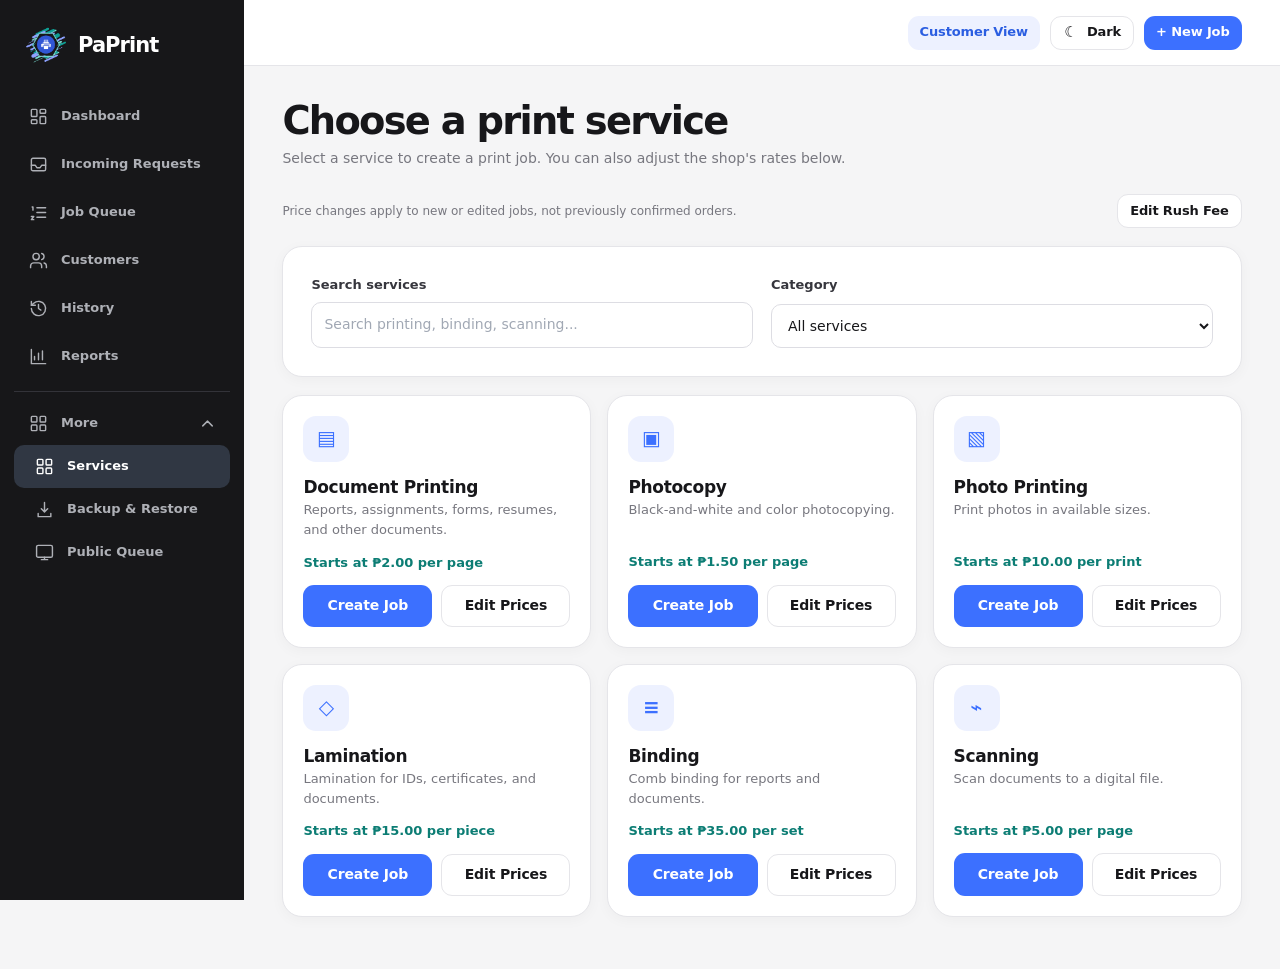
<file: services.html>
<!doctype html>
<html lang="en">
<head>
  <meta charset="utf-8">
  <meta name="viewport" content="width=device-width, initial-scale=1">
  <title>Services • PaPrint</title>
  <link rel="stylesheet" href="assets/css/app.css">
  <link rel="stylesheet" href="assets/css/pages/services.css">
  <link rel="icon" type="image/svg+xml" href="assets/images/favicon.svg">
</head>
<body>
  <div class="shell">
    <aside id="sidebar"></aside>

    <main class="main">
      <header id="topbar"></header>

      <section class="page">
        <header class="page-heading">
          <h1>Choose a print service</h1>
          <p>Select a service to create a print job. You can also adjust the shop's rates below.</p>
        </header>

        <div class="service-pricing-tools">
          <p class="helper">Price changes apply to new or edited jobs, not previously confirmed orders.</p>
          <button class="btn btn-neutral btn-sm" type="button" id="editRushFee">Edit Rush Fee</button>
        </div>

        <section class="card card-pad service-toolbar">
          <div class="grid grid-2">
            <div class="field">
              <label for="serviceSearch">Search services</label>
              <input class="input" id="serviceSearch" type="search" placeholder="Search printing, binding, scanning...">
            </div>

            <div class="field">
              <label for="serviceCategory">Category</label>
              <select id="serviceCategory">
                <option value="all">All services</option>
                <option value="printing">Printing</option>
                <option value="photocopy">Photocopy</option>
                <option value="photo">Photo</option>
                <option value="finishing">Finishing</option>
                <option value="scanning">Scanning</option>
              </select>
            </div>
          </div>
        </section>

        <section class="service-grid" data-service-grid></section>
      </section>

    </main>
  </div>

  <script src="assets/js/core.js"></script>
  <script src="assets/js/storage.js"></script>
  <script src="assets/js/pricing.js"></script>
  <script src="assets/js/ui.js"></script>
  <script src="assets/js/pages/services.js"></script>
</body>
</html>
</file>
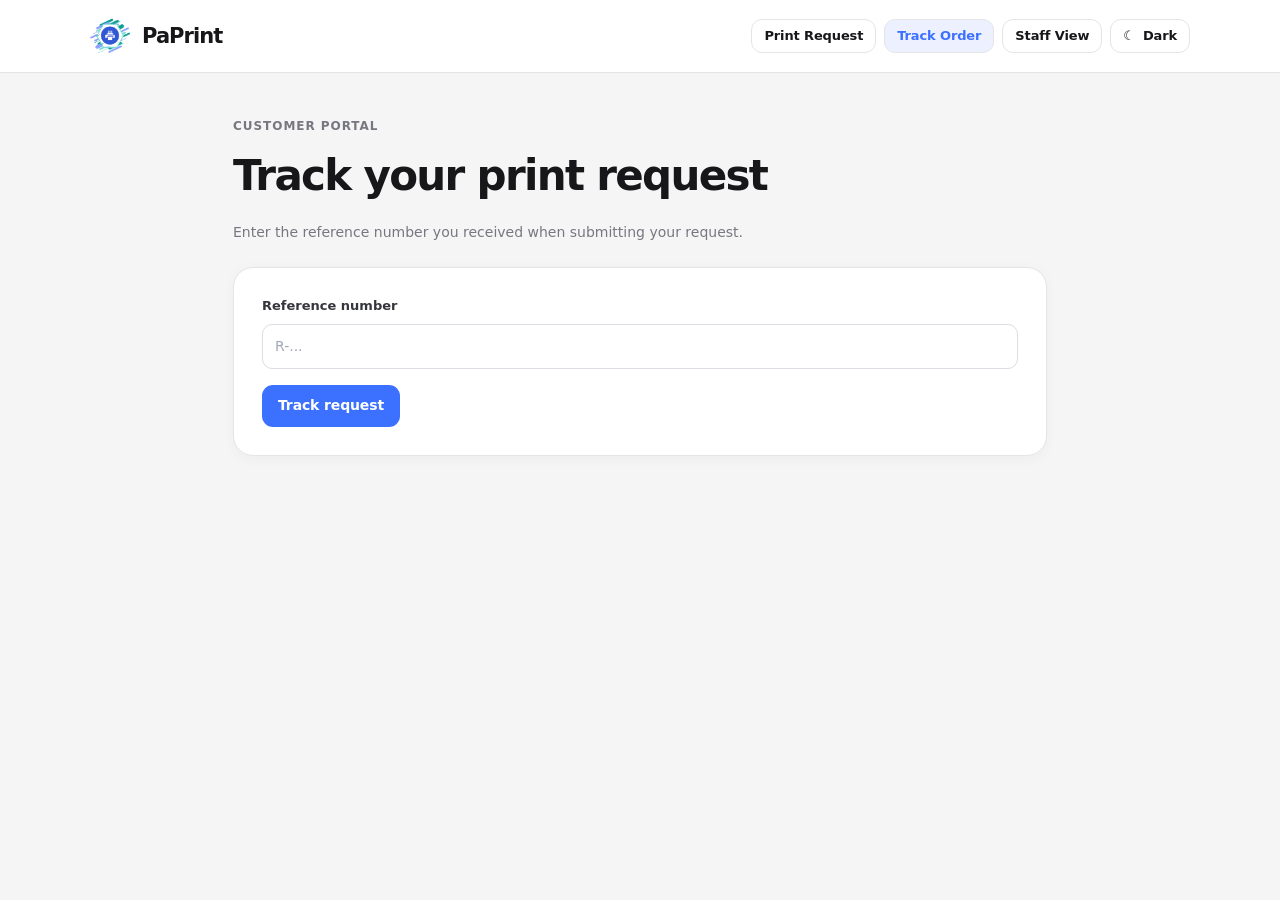
<file: track-order.html>
<!doctype html><html lang="en"><head><meta charset="utf-8"><meta name="viewport" content="width=device-width,initial-scale=1"><title>Track Request • PaPrint</title><link rel="stylesheet" href="assets/css/app.css"><link rel="stylesheet" href="assets/css/pages/customer-portal.css">  <link rel="icon" type="image/svg+xml" href="assets/images/favicon.svg">
</head><body><div class="customer-shell"><header id="customerNav"></header><main class="customer-main"><section class="customer-hero"><p class="step-label">Customer portal</p><h1>Track your print request</h1><p>Enter the reference number you received when submitting your request.</p></section><form id="trackForm" class="card card-pad"><div class="field"><label for="trackingReference">Reference number</label><input class="input" id="trackingReference" placeholder="R-..." required></div><button class="btn btn-primary" type="submit">Track request</button></form><section id="trackingResult" class="card card-pad" hidden aria-live="polite"></section></main></div><script src="assets/js/core.js"></script><script src="assets/js/storage.js"></script><script src="assets/js/ui.js"></script><script src="assets/js/pages/track-order.js"></script></body></html>
</file>
<file: assets/css/app.css>
:root {
  --bg: #f5f7fb;
  --surface: #ffffff;
  --surface-soft: #f8fafc;
  --surface-muted: #eef2f7;
  --text: #172033;
  --text-soft: #374151;
  --muted: #6b7280;
  --line: #e4e9f0;
  --primary: #3157d5;
  --primary-dark: #2647b5;
  --primary-soft: #edf1ff;
  --teal: #0f9f94;
  --teal-soft: #e6f8f5;
  --warning: #b86b07;
  --warning-soft: #fff4dd;
  --danger: #b8403a;
  --danger-soft: #fdeceb;
  --success: #287a50;
  --success-soft: #e7f6ee;
  --shadow-sm: 0 5px 18px rgba(33, 44, 74, 0.06);
  --shadow: 0 14px 36px rgba(33, 44, 74, 0.08);
  --radius-lg: 18px;
  --radius: 12px;
  --radius-sm: 9px;
  --sidebar-width: 248px;
}

* {
  box-sizing: border-box;
}

html {
  scroll-behavior: smooth;
}

body {
  margin: 0;
  min-width: 320px;
  background: var(--bg);
  color: var(--text);
  font-family: Inter, ui-sans-serif, system-ui, -apple-system, BlinkMacSystemFont, "Segoe UI", sans-serif;
  line-height: 1.5;
}

button,
input,
select,
textarea {
  font: inherit;
}

button,
a {
  -webkit-tap-highlight-color: transparent;
}

a {
  color: inherit;
  text-decoration: none;
}

button {
  border: 0;
}

img,
svg {
  max-width: 100%;
}

.shell {
  min-height: 100vh;
  display: grid;
  grid-template-columns: var(--sidebar-width) minmax(0, 1fr);
}

.sidebar {
  position: sticky;
  top: 0;
  z-index: 30;
  height: 100vh;
  padding: 22px 18px;
  background: #111827;
  color: #dbe2ec;
  display: flex;
  flex-direction: column;
}

.brand {
  display: flex;
  align-items: center;
  gap: 11px;
  padding: 0 8px 24px;
  color: #fff;
  font-weight: 850;
  letter-spacing: -0.03em;
}

.brand-logo {
  width: 40px;
  height: 40px;
  flex: 0 0 40px;
}

.brand-name {
  font-size: 20px;
}

.brand-name span {
  color: #7adbd1;
}

.nav-group {
  display: grid;
  gap: 6px;
}

.nav-link {
  min-height: 44px;
  display: flex;
  align-items: center;
  gap: 11px;
  padding: 10px 12px;
  border-radius: 11px;
  color: #aeb8c8;
  font-size: 14px;
  font-weight: 700;
  transition: background 0.16s ease, color 0.16s ease;
}

.nav-link:hover,
.nav-link:focus-visible {
  background: #1b2535;
  color: #fff;
  outline: none;
}

.nav-link.active {
  background: #28334b;
  color: #fff;
}

.nav-icon {
  width: 27px;
  height: 27px;
  flex: 0 0 27px;
  border-radius: 8px;
  display: grid;
  place-items: center;
  background: rgba(255, 255, 255, 0.06);
  font-size: 13px;
}

.sidebar-footer {
  margin-top: auto;
  padding: 16px 10px 4px;
  color: #7f8a9d;
  font-size: 12px;
}

.main {
  min-width: 0;
}

.topbar {
  position: sticky;
  top: 0;
  z-index: 20;
  min-height: 70px;
  padding: 0 30px;
  border-bottom: 1px solid var(--line);
  background: rgba(255, 255, 255, 0.94);
  backdrop-filter: blur(12px);
  display: flex;
  align-items: center;
  justify-content: space-between;
  gap: 18px;
}

.topbar-start,
.topbar-actions {
  display: flex;
  align-items: center;
  gap: 10px;
}

.topbar-title {
  margin: 0;
  font-size: 18px;
  letter-spacing: -0.02em;
}

.page {
  width: min(100%, 1500px);
  margin: 0 auto;
  padding: 30px 30px 46px;
}

.page-heading {
  margin-bottom: 22px;
}

.page-heading h1 {
  margin: 0;
  font-size: clamp(27px, 3vw, 36px);
  line-height: 1.12;
  letter-spacing: -0.04em;
}

.page-heading p {
  max-width: 680px;
  margin: 7px 0 0;
  color: var(--muted);
}

.step-label {
  display: inline-flex;
  margin-bottom: 7px;
  color: var(--primary);
  font-size: 12px;
  font-weight: 850;
  letter-spacing: 0.08em;
  text-transform: uppercase;
}

.card {
  border: 1px solid var(--line);
  border-radius: var(--radius-lg);
  background: var(--surface);
  box-shadow: var(--shadow-sm);
}

.card-pad {
  padding: 22px;
}

.grid {
  display: grid;
  gap: 18px;
}

.grid-2 {
  grid-template-columns: repeat(2, minmax(0, 1fr));
}

.grid-3 {
  grid-template-columns: repeat(3, minmax(0, 1fr));
}

.grid-4 {
  grid-template-columns: repeat(4, minmax(0, 1fr));
}

.section-heading {
  display: flex;
  align-items: center;
  justify-content: space-between;
  gap: 14px;
  margin-bottom: 15px;
}

.section-heading h2,
.section-heading h3 {
  margin: 0;
  letter-spacing: -0.02em;
}

.section-heading h2 {
  font-size: 20px;
}

.section-heading h3 {
  font-size: 17px;
}

.muted,
.helper {
  color: var(--muted);
}

.helper {
  font-size: 12px;
}

.btn {
  min-height: 42px;
  padding: 0 16px;
  border-radius: 11px;
  display: inline-flex;
  align-items: center;
  justify-content: center;
  gap: 8px;
  cursor: pointer;
  font-weight: 800;
  transition: transform 0.14s ease, background 0.14s ease, border-color 0.14s ease;
}

.btn:hover {
  transform: translateY(-1px);
}

.btn:focus-visible,
.input:focus-visible,
select:focus-visible,
textarea:focus-visible,
.chip:focus-visible {
  outline: 3px solid rgba(49, 87, 213, 0.17);
  outline-offset: 2px;
}

.btn[disabled] {
  cursor: not-allowed;
  opacity: 0.6;
  transform: none;
}

.btn-primary {
  background: var(--primary);
  color: #fff;
}

.btn-primary:hover {
  background: var(--primary-dark);
}

.btn-secondary {
  background: var(--primary-soft);
  color: var(--primary);
}

.btn-neutral {
  border: 1px solid var(--line);
  background: #fff;
  color: var(--text);
}

.btn-danger {
  background: var(--danger-soft);
  color: var(--danger);
}

.btn-teal {
  background: var(--teal-soft);
  color: #0c776f;
}

.btn-sm {
  min-height: 34px;
  padding: 0 12px;
  font-size: 13px;
}

.mobile-nav-toggle {
  display: none;
}

.metric {
  position: relative;
  overflow: hidden;
  padding: 20px;
}

.metric::after {
  content: "";
  position: absolute;
  top: -36px;
  right: -34px;
  width: 100px;
  height: 100px;
  border-radius: 999px;
  background: rgba(49, 87, 213, 0.06);
}

.metric-label {
  color: var(--muted);
  font-size: 13px;
  font-weight: 750;
}

.metric-value {
  margin-top: 4px;
  font-size: 30px;
  font-weight: 900;
  letter-spacing: -0.045em;
}

.metric-note {
  margin-top: 3px;
  color: var(--muted);
  font-size: 12px;
}

.badge {
  display: inline-flex;
  align-items: center;
  justify-content: center;
  border-radius: 999px;
  padding: 5px 9px;
  font-size: 12px;
  font-weight: 850;
  white-space: nowrap;
}

.badge-received {
  background: #eef2ff;
  color: #475cc4;
}

.badge-printing {
  background: #e9f3ff;
  color: #2765a7;
}

.badge-finishing {
  background: var(--warning-soft);
  color: var(--warning);
}

.badge-ready {
  background: var(--success-soft);
  color: var(--success);
}

.badge-claimed {
  background: #eef0f4;
  color: #5d6675;
}

.badge-cancelled {
  background: var(--danger-soft);
  color: var(--danger);
}

.form-grid {
  display: grid;
  grid-template-columns: repeat(2, minmax(0, 1fr));
  gap: 17px;
}

.field {
  display: grid;
  gap: 7px;
}

.field-full {
  grid-column: 1 / -1;
}

label {
  color: var(--text-soft);
  font-size: 13px;
  font-weight: 800;
}

.input,
select,
textarea {
  width: 100%;
  border: 1px solid #d9e0e9;
  border-radius: 11px;
  background: #fff;
  color: var(--text);
  padding: 11px 12px;
}

.input::placeholder,
textarea::placeholder {
  color: #a1a8b4;
}

.input:focus,
select:focus,
textarea:focus {
  border-color: #91a4ef;
  box-shadow: 0 0 0 4px rgba(49, 87, 213, 0.07);
  outline: none;
}

.input[aria-invalid="true"],
select[aria-invalid="true"] {
  border-color: #d58b87;
}

textarea {
  min-height: 96px;
  resize: vertical;
}

.check-row {
  min-height: 44px;
  display: flex;
  align-items: center;
  gap: 9px;
}

.check-row input {
  width: 17px;
  height: 17px;
  accent-color: var(--primary);
}

.table-wrap {
  overflow-x: auto;
}

.table {
  width: 100%;
  min-width: 760px;
  border-collapse: collapse;
}

.table th,
.table td {
  padding: 14px 16px;
  border-bottom: 1px solid var(--line);
  text-align: left;
  vertical-align: middle;
}

.table th {
  color: var(--muted);
  font-size: 12px;
  font-weight: 850;
  letter-spacing: 0.05em;
  text-transform: uppercase;
}

.table tbody tr:hover {
  background: #fbfcfe;
}

.empty-state {
  padding: 44px 20px;
  text-align: center;
  color: var(--muted);
}

.empty-state h2,
.empty-state h3 {
  margin: 0 0 6px;
  color: var(--text);
}

.notice {
  padding: 13px 15px;
  border: 1px solid #dbe5ff;
  border-radius: 12px;
  background: #f2f6ff;
  color: #405079;
  font-size: 13px;
}

.notice-success {
  border-color: #cfeada;
  background: #effaf4;
  color: #256743;
}

.summary-row {
  display: flex;
  justify-content: space-between;
  gap: 18px;
  padding: 10px 0;
  border-bottom: 1px dashed var(--line);
}

.summary-row:last-child {
  border-bottom: 0;
}

.summary-row span:first-child {
  color: var(--muted);
}

.summary-row strong {
  text-align: right;
}

.total {
  color: var(--primary);
  font-size: 24px;
  letter-spacing: -0.03em;
}

.chip-row {
  display: flex;
  flex-wrap: wrap;
  gap: 8px;
}

.chip {
  min-height: 36px;
  padding: 0 12px;
  border: 1px solid var(--line);
  border-radius: 999px;
  background: #fff;
  color: var(--text-soft);
  cursor: pointer;
  font-size: 13px;
  font-weight: 750;
}

.chip.active {
  border-color: var(--primary);
  background: var(--primary-soft);
  color: var(--primary);
}

.toast-region {
  position: fixed;
  right: 20px;
  bottom: 20px;
  z-index: 60;
  display: grid;
  gap: 10px;
}

.toast {
  max-width: 360px;
  padding: 13px 15px;
  border: 1px solid var(--line);
  border-radius: 12px;
  background: #fff;
  box-shadow: var(--shadow);
  color: var(--text);
  font-size: 13px;
}

.modal-backdrop {
  position: fixed;
  inset: 0;
  z-index: 70;
  padding: 18px;
  background: rgba(17, 24, 39, 0.44);
  display: grid;
  place-items: center;
}

.modal {
  width: min(100%, 460px);
  padding: 22px;
  border-radius: var(--radius-lg);
  background: #fff;
  box-shadow: var(--shadow);
}

.modal h2 {
  margin: 0 0 7px;
  font-size: 21px;
  letter-spacing: -0.025em;
}

.modal p {
  margin: 0;
  color: var(--muted);
}

.modal-actions {
  display: flex;
  justify-content: flex-end;
  gap: 9px;
  margin-top: 20px;
}

[hidden] {
  display: none !important;
}

@media (max-width: 1100px) {
  .grid-4 {
    grid-template-columns: repeat(2, minmax(0, 1fr));
  }

  .grid-3 {
    grid-template-columns: repeat(2, minmax(0, 1fr));
  }
}

@media (max-width: 780px) {
  .shell {
    display: block;
  }

  .sidebar {
    position: fixed;
    left: -280px;
    width: 260px;
    box-shadow: 20px 0 42px rgba(0, 0, 0, 0.2);
    transition: left 0.2s ease;
  }

  body.nav-open .sidebar {
    left: 0;
  }

  .mobile-nav-toggle {
    display: inline-flex;
  }

  .topbar {
    min-height: 64px;
    padding: 0 16px;
  }

  .page {
    padding: 22px 16px 38px;
  }

  .grid-2,
  .grid-3,
  .grid-4,
  .form-grid {
    grid-template-columns: 1fr;
  }

  .field-full {
    grid-column: auto;
  }
}

@media (max-width: 500px) {
  .topbar-actions .btn-secondary {
    display: none;
  }

  .topbar-title {
    font-size: 16px;
  }

  .card-pad {
    padding: 17px;
  }

  .metric-value {
    font-size: 27px;
  }

  .modal-actions {
    flex-direction: column-reverse;
  }

  .modal-actions .btn {
    width: 100%;
  }
}

@media (prefers-reduced-motion: reduce) {
  *,
  *::before,
  *::after {
    scroll-behavior: auto !important;
    transition: none !important;
    animation: none !important;
  }
}

/* Keep conditional fields hidden regardless of layout display rules. */
[hidden] { display: none !important; }

/* Final navigation refinements */
.nav-more{margin-top:8px;border-top:1px solid rgba(255,255,255,.10);padding-top:10px}.nav-more summary{cursor:pointer;list-style:none}.nav-more summary::-webkit-details-marker{display:none}.nav-more .nav-link{font-size:13px}.nav-more .nav-link:not(summary){padding-left:19px}.nav-chevron{margin-left:auto;display:grid;place-items:center}.nav-more[open] .nav-chevron{transform:rotate(180deg)}.nav-icon{font-size:0}.nav-icon svg{display:block}.sidebar{overflow-y:auto}.sidebar .brand{flex-shrink:0}
select.filter-applied,input.filter-applied{border-color:var(--primary)!important;background:var(--primary-soft)!important;color:var(--primary)!important;font-weight:800;box-shadow:0 0 0 1px var(--primary)}.customer-topbar .brand{color:var(--text);padding:0}.customer-brand .brand-name{color:var(--text)}.nav-group .nav-link.active{color:#fff}

.customer-suggestions{margin-top:8px;padding:12px;border:1px solid var(--line);border-radius:12px;background:var(--surface-soft)}.customer-suggestions .btn{margin:4px 4px 0 0;white-space:normal;text-align:left}
.request-timeline{margin:16px 0;padding-left:22px;border-left:2px solid var(--line)}.request-timeline li{margin:0 0 16px;padding-left:8px}.request-timeline small{display:block;color:var(--muted)}


/* PaPrint V2 – restrained editorial business interface */
@import url('https://fonts.googleapis.com/css2?family=Inter:wght@400;500;600;700;800&family=Inter+Tight:wght@500;600;700;800;900&display=swap');
:root {
  --bg:#f5f5f6;
  --surface:#ffffff;
  --surface-soft:#f9f9fa;
  --surface-muted:#efeff2;
  --text:#17171a;
  --text-soft:#36363d;
  --muted:#77777f;
  --line:#e5e5e9;
  --primary:#3c70ff;
  --primary-dark:#275ce8;
  --primary-soft:#edf1ff;
  --shadow-sm:0 3px 14px rgba(18,18,24,.035);
  --shadow:0 12px 32px rgba(18,18,24,.07);
  --sidebar-width:244px;
  --radius-lg:20px;
}
body {font-family:Inter,ui-sans-serif,system-ui,sans-serif;font-size:14px;line-height:1.55;}
h1,h2,h3,.page-heading h1,.page-heading h2,.metric-value,.topbar-title,.brand-name {font-family:'Inter Tight',Inter,ui-sans-serif,system-ui,sans-serif;letter-spacing:-.045em;}
.page-heading h1 {font-size:clamp(29px,3vw,42px);font-weight:800;line-height:1.08;}
.page-heading {margin-bottom:24px;}
.page {width:min(100%,1480px);padding:34px clamp(18px,3vw,44px) 52px;}
.sidebar {background:#171719;color:#b4b4bf;padding:25px 14px;}
.brand {padding:0 12px 30px;gap:12px;letter-spacing:-.03em;}
.brand-name {font-size:21px;font-weight:800;color:#fff;}
.brand-name span {color:#fff;}
.nav-group {gap:5px;}
.nav-link {min-height:43px;padding:9px 13px;border-radius:10px;font-size:13px;font-weight:650;color:#aeb0b6;gap:12px;}
.nav-link:hover,.nav-link:focus-visible {background:#252529;color:#fff;}
.nav-link.active {background:#303743;color:#fff;}
.nav-icon {background:transparent;width:22px;height:22px;flex-basis:22px;border-radius:0;color:inherit;}
.nav-more {border-color:#333339;}
.nav-more .nav-link {font-size:13px;}
.topbar {min-height:66px;padding:0 clamp(18px,3vw,44px);background:rgba(255,255,255,.94);}
.topbar-start {min-width:0;}
.sr-only {position:absolute;width:1px;height:1px;padding:0;margin:-1px;overflow:hidden;clip:rect(0,0,0,0);white-space:nowrap;border:0;}
.btn {border-radius:11px;font-weight:700;letter-spacing:-.01em;}
.btn-primary {background:#3c70ff;color:#fff;}
.btn-primary:hover {background:#275ce8;}
.btn-secondary {background:#edf1ff;color:#2b5ee1;}
.card {box-shadow:var(--shadow-sm);border-color:var(--line);border-radius:20px;}
.card-pad {padding:clamp(18px,2.2vw,28px);}
.metric {padding:24px;}
.metric::after {display:none;}
.metric-label {font-size:12px;font-weight:650;}
.metric-value {font-size:clamp(32px,3vw,44px);line-height:1.15;font-weight:850;}
.section-heading h2 {font-size:22px;font-weight:800;}
.section-heading h3 {font-size:18px;font-weight:750;}
.input,select,textarea {border-color:#dddde3;border-radius:10px;min-height:43px;}
.input:focus,select:focus,textarea:focus {border-color:#7598ff;box-shadow:0 0 0 3px rgba(60,112,255,.12);}
.table th {font-size:11px;letter-spacing:.045em;font-weight:750;}
.table td,.table th {padding:14px 17px;}
.table tbody tr:hover {background:#f8f9fc;}
select.filter-applied,input.filter-applied {border-color:#3c70ff!important;background:#edf1ff!important;color:#2855d5!important;box-shadow:0 0 0 1px #3c70ff!important;}
.chip.active {background:#edf1ff;border-color:#3c70ff;color:#2855d5;}
.customer-topbar .brand-name,.customer-brand .brand-name,.customer-topbar .brand-name span {color:var(--text);}
@media(max-width:780px){.page{padding:25px 17px 38px;}.sidebar{background:#171719;}.topbar{padding:0 16px;}}
@media(max-width:500px){.topbar-actions{gap:7px;}.topbar-actions .btn{padding:0 10px;}.page-heading h1{font-size:30px;}.metric{padding:18px;}}

/* New incoming request count in the staff sidebar */
.nav-request-badge {
  margin-left: auto;
  min-width: 21px;
  height: 21px;
  padding: 0 6px;
  border-radius: 999px;
  background: #dc4451;
  color: #fff;
  display: inline-flex;
  justify-content: center;
  align-items: center;
  flex-shrink: 0;
  font-size: 11px;
  font-weight: 750;
  line-height: 1;
  font-variant-numeric: tabular-nums;
}
.nav-request-badge[hidden] { display: none; }
</file>
<file: assets/css/pages/dashboard.css>
.dashboard-heading {
  display: flex;
  align-items: flex-end;
  justify-content: space-between;
  gap: 18px;
}

.dashboard-heading .dashboard-new-job {
  flex: 0 0 auto;
}

.dashboard-metrics {
  margin-bottom: 22px;
}

.dashboard-layout {
  display: grid;
  grid-template-columns: minmax(0, 1.75fr) minmax(280px, 0.75fr);
  gap: 22px;
  align-items: start;
}

.dashboard-queue-card {
  overflow: hidden;
}

.dashboard-section-heading {
  margin: 0;
  padding: 20px 20px 16px;
  border-bottom: 1px solid var(--line);
}

.dashboard-section-heading p {
  margin: 3px 0 0;
}

.dashboard-queue-list {
  display: grid;
}

.dashboard-job {
  display: grid;
  grid-template-columns: minmax(86px, 0.55fr) minmax(170px, 1.4fr) minmax(150px, 1fr) auto;
  gap: 14px;
  align-items: center;
  padding: 16px 20px;
  border-bottom: 1px solid var(--line);
}

.dashboard-job:last-child {
  border-bottom: 0;
}

.dashboard-job:hover {
  background: var(--surface-soft);
}

.dashboard-job-queue {
  display: flex;
  align-items: center;
  gap: 7px;
}

.dashboard-job-queue strong {
  font-size: 15px;
}

.rush-mark {
  display: inline-flex;
  align-items: center;
  min-height: 22px;
  padding: 0 7px;
  border-radius: 999px;
  background: var(--warning-soft);
  color: var(--warning);
  font-size: 10px;
  font-weight: 900;
  letter-spacing: 0.04em;
  text-transform: uppercase;
}

.dashboard-job-main,
.dashboard-job-service {
  min-width: 0;
}

.dashboard-job-main strong,
.dashboard-job-service strong {
  display: block;
  overflow: hidden;
  text-overflow: ellipsis;
  white-space: nowrap;
}

.dashboard-job-main small,
.dashboard-job-service small {
  display: block;
  margin-top: 2px;
  color: var(--muted);
  font-size: 12px;
  overflow: hidden;
  text-overflow: ellipsis;
  white-space: nowrap;
}

.dashboard-side {
  display: grid;
  gap: 22px;
}

.status-summary {
  display: grid;
}

.status-summary-row {
  display: flex;
  align-items: center;
  justify-content: space-between;
  gap: 14px;
  min-height: 44px;
  border-bottom: 1px solid var(--line);
}

.status-summary-row:last-child {
  border-bottom: 0;
}

.status-summary-row span:first-child {
  display: flex;
  align-items: center;
  gap: 9px;
  color: var(--text-soft);
  font-size: 14px;
  font-weight: 700;
}

.status-summary-row strong {
  font-size: 16px;
}

.status-dot {
  width: 9px;
  height: 9px;
  flex: 0 0 9px;
  border-radius: 999px;
}

.status-dot-received { background: #6678d8; }
.status-dot-printing { background: #4c8ac8; }
.status-dot-finishing { background: #c47a17; }
.status-dot-ready { background: #3c9365; }

.quick-actions {
  display: grid;
}

.quick-action {
  display: grid;
  grid-template-columns: 38px minmax(0, 1fr);
  gap: 11px;
  align-items: center;
  padding: 12px 0;
  border-bottom: 1px solid var(--line);
}

.quick-action:last-child {
  border-bottom: 0;
  padding-bottom: 0;
}

.quick-action:first-of-type {
  padding-top: 0;
}

.quick-action:hover strong {
  color: var(--primary);
}

.quick-action-icon {
  width: 38px;
  height: 38px;
  border-radius: 11px;
  display: grid;
  place-items: center;
  background: var(--primary-soft);
  color: var(--primary);
  font-weight: 900;
}

.quick-action strong,
.quick-action small {
  display: block;
}

.quick-action strong {
  font-size: 14px;
  transition: color 0.14s ease;
}

.quick-action small {
  margin-top: 2px;
  color: var(--muted);
  font-size: 12px;
}

@media (max-width: 1100px) {
  .dashboard-layout {
    grid-template-columns: 1fr;
  }

  .dashboard-side {
    grid-template-columns: repeat(2, minmax(0, 1fr));
  }
}

@media (max-width: 780px) {
  .dashboard-heading {
    align-items: stretch;
  }

  .dashboard-heading .dashboard-new-job {
    display: none;
  }

  .dashboard-job {
    grid-template-columns: minmax(78px, 0.5fr) minmax(150px, 1.5fr) auto;
  }

  .dashboard-job-service {
    display: none;
  }
}

@media (max-width: 600px) {
  .dashboard-side {
    grid-template-columns: 1fr;
  }

  .dashboard-job {
    grid-template-columns: 1fr auto;
    gap: 8px 12px;
    padding: 14px 16px;
  }

  .dashboard-job-main {
    grid-column: 1 / -1;
    grid-row: 2;
  }

  .dashboard-section-heading {
    padding: 17px 16px 14px;
  }
}
</file>
<file: assets/css/pages/backup.css>
.backup-section{display:grid;gap:16px}
.backup-preview{border:1px solid var(--line);background:var(--surface-soft);border-radius:12px;padding:18px}
.backup-preview[hidden],#legacyBackupWarning[hidden]{display:none}
.backup-preview-heading{display:flex;align-items:center;justify-content:space-between;gap:12px}
.backup-stats{display:grid;grid-template-columns:repeat(auto-fit,minmax(145px,1fr));gap:12px}
.backup-stats>div{border:1px solid var(--line);background:var(--surface);padding:12px;border-radius:10px}
.backup-stats dt{color:var(--muted);font-size:13px}
.backup-stats dd{margin:5px 0 0;font-size:20px;font-weight:700}
.backup-warning{padding:12px 14px;background:#fff2d8;color:#79500d;border-left:3px solid #d69b3a;border-radius:7px}
[data-theme="dark"] .backup-warning{background:#453317;color:#ffdfa2;border-left-color:#ab7927}
@media(max-width:550px){.backup-stats{grid-template-columns:repeat(2,minmax(0,1fr))}}
</file>
<file: assets/css/pages/customers.css>
.customer-form{display:grid;grid-template-columns:repeat(auto-fit,minmax(180px,1fr));align-items:end;gap:16px;margin-bottom:18px}
.customer-form .btn{min-height:42px}
.page .card + .card{margin-top:16px}
.customer-orders-panel{margin-top:18px}
.customer-orders-panel .table{min-width:550px}
.customer-small{font-size:12px;display:block;margin-top:4px}
.customer-potential{display:inline-block;font-size:12px;background:#fff3d6;color:#76500e;border-radius:6px;padding:2px 6px;margin-top:6px}
.customer-actions{display:flex;gap:6px;flex-wrap:wrap;align-items:center;margin-top:10px}
.customer-manage-panel{display:grid;gap:12px;margin-top:16px}
.customer-manage-panel[hidden]{display:none}
.customer-merge-summary{border:1px solid var(--line);background:var(--surface-soft);padding:12px;border-radius:10px}
@media(max-width:600px){.customer-actions{align-items:stretch}.customer-actions .btn{flex:1}.customer-manage-panel{padding:16px}}
</file>
<file: assets/css/pages/history.css>
.history-toolbar {
  margin-bottom: 18px;
}
</file>
<file: assets/css/pages/incoming-requests.css>
.request-card-list{display:grid;gap:14px}
.request-card p{overflow-wrap:anywhere}
.request-actions{display:flex;gap:8px;flex-wrap:wrap;margin-top:14px}
.request-filter-row{display:flex;align-items:center;gap:12px;margin-bottom:18px}
.request-filter-row .input{width:220px;max-width:100%}
.request-status{font-weight:700;border:1px solid transparent;text-transform:capitalize;border-radius:999px;padding:5px 10px;white-space:nowrap}
.request-status--pending{background:#fff3d6;color:#8b5300;border-color:#eed49a}
.request-status--approved{background:#dcfce7;color:#166534;border-color:#86efac}
.request-status--rejected{background:#fee2e2;color:#991b1b;border-color:#fca5a5}
.request-status--cancelled{background:#e5e7eb;color:#374151;border-color:#cbd5e1}
.request-status--other{background:#dbeafe;color:#1e40af;border-color:#93c5fd}
.request-match{background:#fff8e5;border-left:3px solid #d59c33;padding:9px 12px;border-radius:6px;color:#684807}
.request-link-modal{max-width:520px}
.request-link-modal select{width:100%;margin-top:8px}
[data-theme="dark"] .request-status--pending{background:#493719;color:#ffe3a1;border-color:#8b671c}
[data-theme="dark"] .request-status--approved{background:#183b29;color:#a6f4c2;border-color:#2f7753}
[data-theme="dark"] .request-status--rejected{background:#4f2323;color:#ffc4c4;border-color:#924848}
[data-theme="dark"] .request-status--cancelled{background:#343b46;color:#dbe2ed;border-color:#667184}
[data-theme="dark"] .request-match{background:#3e331a;color:#ffe3a1;border-left-color:#b48d33}
@media(max-width:520px){.request-filter-row{align-items:stretch;flex-direction:column}.request-filter-row .input{width:100%}}
</file>
<file: assets/css/pages/job-details.css>
.job-details-heading {
  display: flex;
  align-items: flex-end;
  justify-content: space-between;
  gap: 18px;
}

.job-details-layout {
  display: grid;
  grid-template-columns: minmax(0, 1.55fr) minmax(280px, 0.75fr);
  gap: 22px;
  align-items: start;
}

.job-details-main,
.job-details-side {
  display: grid;
  gap: 22px;
}

.job-summary-grid {
  display: grid;
  grid-template-columns: repeat(2, minmax(0, 1fr));
  gap: 16px;
}

.job-summary-item {
  min-width: 0;
  padding: 14px;
  border: 1px solid var(--line);
  border-radius: 12px;
  background: var(--surface-soft);
}

.job-summary-item span,
.spec-row span:first-child {
  display: block;
  color: var(--muted);
  font-size: 12px;
  font-weight: 750;
}

.job-summary-item strong {
  display: block;
  margin-top: 4px;
  overflow-wrap: anywhere;
}

.spec-list {
  display: grid;
}

.spec-row {
  display: grid;
  grid-template-columns: minmax(130px, 0.45fr) minmax(0, 1fr);
  gap: 18px;
  padding: 12px 0;
  border-bottom: 1px solid var(--line);
}

.spec-row:last-child {
  border-bottom: 0;
}

.spec-row strong {
  overflow-wrap: anywhere;
}

.job-price-total {
  font-size: 26px;
  color: var(--primary);
}

.status-history {
  display: grid;
  gap: 0;
}

.status-history-item {
  position: relative;
  display: grid;
  grid-template-columns: 18px minmax(0, 1fr);
  gap: 12px;
  padding-bottom: 18px;
}

.status-history-item:last-child {
  padding-bottom: 0;
}

.status-history-item::before {
  content: "";
  position: absolute;
  top: 14px;
  bottom: -2px;
  left: 6px;
  width: 2px;
  background: var(--line);
}

.status-history-item:last-child::before {
  display: none;
}

.status-history-dot {
  position: relative;
  z-index: 1;
  width: 14px;
  height: 14px;
  margin-top: 4px;
  border: 3px solid #fff;
  border-radius: 50%;
  background: var(--primary);
  box-shadow: 0 0 0 1px var(--line);
}

.status-history-content strong,
.status-history-content small {
  display: block;
}

.status-history-content small {
  margin-top: 3px;
  color: var(--muted);
  font-size: 12px;
}

.job-note {
  margin: 0;
  white-space: pre-wrap;
  overflow-wrap: anywhere;
}

.job-details-actions {
  display: grid;
  gap: 9px;
}

.job-details-actions .btn {
  width: 100%;
}

@media (max-width: 980px) {
  .job-details-layout {
    grid-template-columns: 1fr;
  }
}

@media (max-width: 680px) {
  .job-details-heading {
    align-items: stretch;
  }

  .job-details-heading > .btn {
    display: none;
  }

  .job-summary-grid {
    grid-template-columns: 1fr;
  }

  .spec-row {
    grid-template-columns: 1fr;
    gap: 4px;
  }
}
</file>
<file: assets/css/pages/new-job.css>
.job-layout {
  display: grid;
  grid-template-columns: minmax(0, 1.35fr) minmax(300px, 0.65fr);
  gap: 20px;
  align-items: start;
}

.job-sections {
  display: grid;
  gap: 18px;
}

.price-card {
  position: sticky;
  top: 92px;
}

.service-fields {
  display: grid;
  grid-template-columns: repeat(2, minmax(0, 1fr));
  gap: 17px;
}

@media (max-width: 1000px) {
  .job-layout {
    grid-template-columns: 1fr;
  }

  .price-card {
    position: static;
  }
}

@media (max-width: 780px) {
  .service-fields {
    grid-template-columns: 1fr;
  }
}
</file>
<file: assets/css/pages/order-review.css>
.review-layout {
  display: grid;
  grid-template-columns: minmax(0, 1.35fr) minmax(300px, 0.65fr);
  gap: 20px;
  align-items: start;
}

.review-sections {
  display: grid;
  gap: 18px;
}

.review-summary {
  position: sticky;
  top: 92px;
}

.review-grid {
  display: grid;
  grid-template-columns: repeat(2, minmax(0, 1fr));
  gap: 17px;
}

.review-item {
  display: grid;
  gap: 3px;
}

.review-item span {
  color: var(--muted);
  font-size: 12px;
}

.review-notes {
  grid-column: 1 / -1;
}

@media (max-width: 1000px) {
  .review-layout {
    grid-template-columns: 1fr;
  }

  .review-summary {
    position: static;
  }
}

@media (max-width: 700px) {
  .review-grid {
    grid-template-columns: 1fr;
  }

  .review-notes {
    grid-column: auto;
  }
}
</file>
<file: assets/css/pages/customer-portal.css>
.customer-shell{min-height:100vh;background:var(--bg)}.customer-topbar{display:flex;justify-content:space-between;align-items:center;gap:18px;padding:16px max(20px,calc((100vw - 1100px)/2));border-bottom:1px solid var(--line);background:var(--surface)}.customer-topbar .customer-navlinks{display:flex;gap:8px;flex-wrap:wrap;align-items:center}.customer-main{max-width:850px;padding:32px 18px 72px;margin:auto}.customer-hero{margin-bottom:24px}.customer-hero h1{font-size:clamp(28px,4vw,42px);letter-spacing:-.04em;margin:0 0 8px}.customer-hero p{color:var(--muted);max-width:640px}.customer-main form .btn{margin-top:16px}.request-reference{font-size:28px;font-weight:800;letter-spacing:.05em;margin:12px 0 20px;overflow-wrap:anywhere}.customer-navlinks .active{background:var(--primary-soft);color:var(--primary)}@media(max-width:540px){.customer-topbar{padding:14px 16px;flex-wrap:wrap}.customer-navlinks{width:100%}.customer-navlinks a{flex:1;text-align:center}.customer-main{padding:24px 16px 56px}}
</file>
<file: assets/css/pages/public-queue.css>
body {
  min-height: 100vh;
  background:
    radial-gradient(circle at 10% 10%, rgba(49, 87, 213, 0.13), transparent 25%),
    radial-gradient(circle at 90% 90%, rgba(15, 159, 148, 0.12), transparent 25%),
    #f6f8fc;
}

.public-shell {
  width: min(100%, 1280px);
  margin: 0 auto;
  padding: 28px;
}

.public-header {
  display: flex;
  align-items: center;
  justify-content: space-between;
  gap: 18px;
  margin-bottom: 25px;
}

.public-brand {
  padding: 0;
  color: var(--text);
}

.public-brand .brand-name {
  color: var(--text);
}

.public-heading h1 {
  margin: 0;
  font-size: clamp(29px, 4vw, 38px);
  letter-spacing: -0.045em;
}

.public-heading p {
  margin: 6px 0 0;
  color: var(--muted);
}

.public-board {
  margin-top: 20px;
  display: grid;
  grid-template-columns: 1.15fr 0.85fr;
  gap: 18px;
}

.now-serving {
  min-height: 310px;
  padding: 30px;
  display: grid;
  align-content: center;
  justify-items: center;
  text-align: center;
}

.now-serving-label {
  color: var(--muted);
  font-size: 12px;
  font-weight: 900;
  letter-spacing: 0.08em;
  text-transform: uppercase;
}

.queue-big {
  margin-top: 4px;
  color: var(--primary);
  font-size: clamp(62px, 10vw, 112px);
  font-weight: 950;
  line-height: 1;
  letter-spacing: -0.075em;
}

.service-big {
  margin-top: 13px;
  font-size: 20px;
  font-weight: 850;
}

.status-big {
  margin-top: 8px;
}

.public-list {
  padding: 18px;
}

.public-list-row {
  display: grid;
  grid-template-columns: 88px minmax(0, 1fr) auto;
  gap: 14px;
  align-items: center;
  padding: 14px 4px;
  border-bottom: 1px solid var(--line);
}

.public-list-row:last-child {
  border-bottom: 0;
}

.public-note {
  margin-top: 18px;
}

.public-back {
  margin-top: 18px;
}

@media (max-width: 900px) {
  .public-board {
    grid-template-columns: 1fr;
  }
}

@media (max-width: 620px) {
  .public-shell {
    padding: 18px 14px;
  }

  .public-header {
    align-items: flex-start;
  }

  .public-list-row {
    grid-template-columns: 72px 1fr;
  }

  .public-list-row .badge {
    grid-column: 2;
    justify-self: start;
  }
}
</file>
<file: assets/css/pages/queue.css>
.queue-heading {
  display: flex;
  align-items: flex-end;
  justify-content: space-between;
  gap: 18px;
}

.queue-created-notice {
  margin-bottom: 18px;
}

.queue-toolbar {
  margin-bottom: 18px;
}

.queue-toolbar-grid {
  display: grid;
  grid-template-columns: minmax(0, 1.5fr) minmax(220px, 0.5fr);
  gap: 16px;
}

.queue-filter-row {
  display: flex;
  flex-wrap: wrap;
  gap: 8px;
  margin-top: 16px;
}

.queue-table-card {
  overflow: hidden;
}

.queue-list {
  display: grid;
}

.queue-row {
  display: grid;
  grid-template-columns: minmax(88px, 0.55fr) minmax(160px, 1.15fr) minmax(170px, 1.25fr) minmax(120px, 0.85fr) auto;
  gap: 16px;
  align-items: center;
  padding: 17px 20px;
  border-bottom: 1px solid var(--line);
}

.queue-row:last-child {
  border-bottom: 0;
}

.queue-row:hover {
  background: var(--surface-soft);
}

.queue-main,
.queue-service,
.queue-time {
  min-width: 0;
}

.queue-number-line {
  display: flex;
  flex-wrap: wrap;
  align-items: center;
  gap: 6px;
}

.queue-number-line strong {
  font-size: 16px;
}

.queue-main strong,
.queue-service strong {
  display: block;
  overflow: hidden;
  text-overflow: ellipsis;
  white-space: nowrap;
}

.queue-main small,
.queue-service small,
.queue-time small {
  display: block;
  margin-top: 3px;
  color: var(--muted);
  font-size: 12px;
}

.queue-rush {
  display: inline-flex;
  align-items: center;
  min-height: 22px;
  padding: 0 7px;
  border-radius: 999px;
  background: var(--warning-soft);
  color: var(--warning);
  font-size: 10px;
  font-weight: 900;
  letter-spacing: 0.04em;
  text-transform: uppercase;
}

.queue-actions {
  display: flex;
  align-items: center;
  justify-content: flex-end;
  flex-wrap: wrap;
  gap: 7px;
}

.queue-actions .btn {
  white-space: nowrap;
}

.queue-status-block {
  display: flex;
  align-items: center;
  justify-content: flex-end;
  gap: 8px;
}

.queue-empty {
  padding: 54px 20px;
}

@media (max-width: 1180px) {
  .queue-row {
    grid-template-columns: minmax(82px, 0.5fr) minmax(160px, 1fr) minmax(150px, 1fr) auto;
  }

  .queue-time {
    display: none;
  }
}

@media (max-width: 900px) {
  .queue-row {
    grid-template-columns: minmax(82px, 0.5fr) minmax(150px, 1.2fr) auto;
  }

  .queue-service {
    display: none;
  }
}

@media (max-width: 780px) {
  .queue-heading {
    align-items: stretch;
  }

  .queue-heading > .btn {
    display: none;
  }

  .queue-toolbar-grid {
    grid-template-columns: 1fr;
  }
}

@media (max-width: 620px) {
  .queue-row {
    grid-template-columns: 1fr auto;
    gap: 10px 12px;
    padding: 15px 16px;
  }

  .queue-main {
    grid-column: 1 / -1;
    grid-row: 2;
  }

  .queue-actions {
    grid-column: 1 / -1;
    justify-content: stretch;
  }

  .queue-actions .btn {
    flex: 1 1 120px;
  }

  .queue-status-block {
    justify-content: flex-end;
  }
}

.queue-row-focus {
  background: var(--primary-soft);
  box-shadow: inset 4px 0 0 var(--primary);
}
</file>
<file: assets/css/pages/receipt.css>
#receiptContent{max-width:720px;margin:0 auto}#receiptContent dl{display:grid;grid-template-columns:1fr 2fr;gap:12px}#receiptContent dt{font-weight:600}@media print{#sidebar,#topbar,.page-heading button,.page>p{display:none!important}.shell,.main,.page{display:block!important;margin:0!important;padding:0!important}#receiptContent{max-width:none;box-shadow:none;border:0;color:#111;background:#fff}}
</file>
<file: assets/css/pages/reports.css>
.reports-heading {
  display: flex;
  align-items: flex-end;
  justify-content: space-between;
  gap: 18px;
}

.reports-metrics {
  margin-bottom: 22px;
}

.metric-money {
  font-size: clamp(22px, 2.6vw, 30px);
}

.reports-layout {
  display: grid;
  grid-template-columns: minmax(0, 1.55fr) minmax(280px, 0.65fr);
  gap: 22px;
  align-items: start;
  margin-bottom: 22px;
}

.reports-section-heading {
  margin: 0;
  padding: 20px 20px 16px;
  border-bottom: 1px solid var(--line);
}

.reports-section-heading p {
  margin: 3px 0 0;
}

.reports-side {
  display: grid;
  gap: 22px;
}

.report-status-list {
  display: grid;
}

.report-status-row,
.report-highlight {
  display: flex;
  align-items: center;
  justify-content: space-between;
  gap: 14px;
  min-height: 44px;
  border-bottom: 1px solid var(--line);
}

.report-status-row:last-child,
.report-highlight:last-child {
  border-bottom: 0;
}

.report-status-row span:first-child,
.report-highlight span {
  color: var(--text-soft);
  font-size: 14px;
  font-weight: 700;
}

.report-highlight strong {
  text-align: right;
}

.reports-recent-card {
  overflow: hidden;
}

@media (max-width: 1020px) {
  .reports-layout {
    grid-template-columns: 1fr;
  }

  .reports-side {
    grid-template-columns: repeat(2, minmax(0, 1fr));
  }
}

@media (max-width: 700px) {
  .reports-heading {
    align-items: stretch;
  }

  .reports-heading > .btn {
    width: 100%;
  }

  .reports-side {
    grid-template-columns: 1fr;
  }
}
</file>
<file: assets/css/pages/services.css>
.service-toolbar {
  margin-bottom: 18px;
}

.service-grid {
  display: grid;
  grid-template-columns: repeat(3, minmax(0, 1fr));
  gap: 16px;
}

.service-card {
  padding: 20px;
  display: grid;
  gap: 12px;
}

.service-icon {
  width: 46px;
  height: 46px;
  border-radius: 13px;
  display: grid;
  place-items: center;
  background: var(--primary-soft);
  color: var(--primary);
  font-size: 20px;
  font-weight: 900;
}

.service-card h2 {
  margin: 0;
  font-size: 17px;
  letter-spacing: -0.02em;
}

.service-card p {
  margin: 0;
  min-height: 40px;
  color: var(--muted);
  font-size: 13px;
}

.service-price {
  color: #0c7d74;
  font-size: 13px;
  font-weight: 850;
}

@media (max-width: 1100px) {
  .service-grid {
    grid-template-columns: repeat(2, minmax(0, 1fr));
  }
}

@media (max-width: 650px) {
  .service-grid {
    grid-template-columns: 1fr;
  }

  .service-card p {
    min-height: auto;
  }
}

/* Staff price editor */
.service-pricing-tools {
  display: flex;
  justify-content: space-between;
  align-items: center;
  gap: 14px;
  margin: 0 0 18px;
}
.service-pricing-tools p { margin: 0; }
.service-actions { display: flex; flex-wrap: wrap; gap: 9px; }
.service-actions .btn { flex: 1 1 120px; text-align: center; }
.pricing-modal { width: min(100%, 540px); max-height: min(85vh, 680px); overflow-y: auto; }
.pricing-fields {
  display: grid;
  grid-template-columns: repeat(2, minmax(0, 1fr));
  gap: 14px;
  margin-top: 20px;
}
.pricing-fields .field { min-width: 0; }
.pricing-fields label { display: block; margin-bottom: 6px; }
.pricing-input-wrap { position: relative; }
.pricing-input-wrap > span {
  position: absolute;
  top: 50%;
  left: 13px;
  transform: translateY(-50%);
  color: var(--muted);
  pointer-events: none;
}
.pricing-input-wrap .input { width: 100%; padding-left: 30px; font-variant-numeric: tabular-nums; }
.pricing-modal-actions { flex-wrap: wrap; }
.pricing-modal-actions [data-reset-rates] { margin-right: auto; }
@media (max-width: 650px) {
  .service-pricing-tools { flex-direction: column; align-items: flex-start; }
  .pricing-fields { grid-template-columns: 1fr; }
  .pricing-modal-actions { flex-direction: column; }
  .pricing-modal-actions .btn { width: 100%; }
}
</file>
